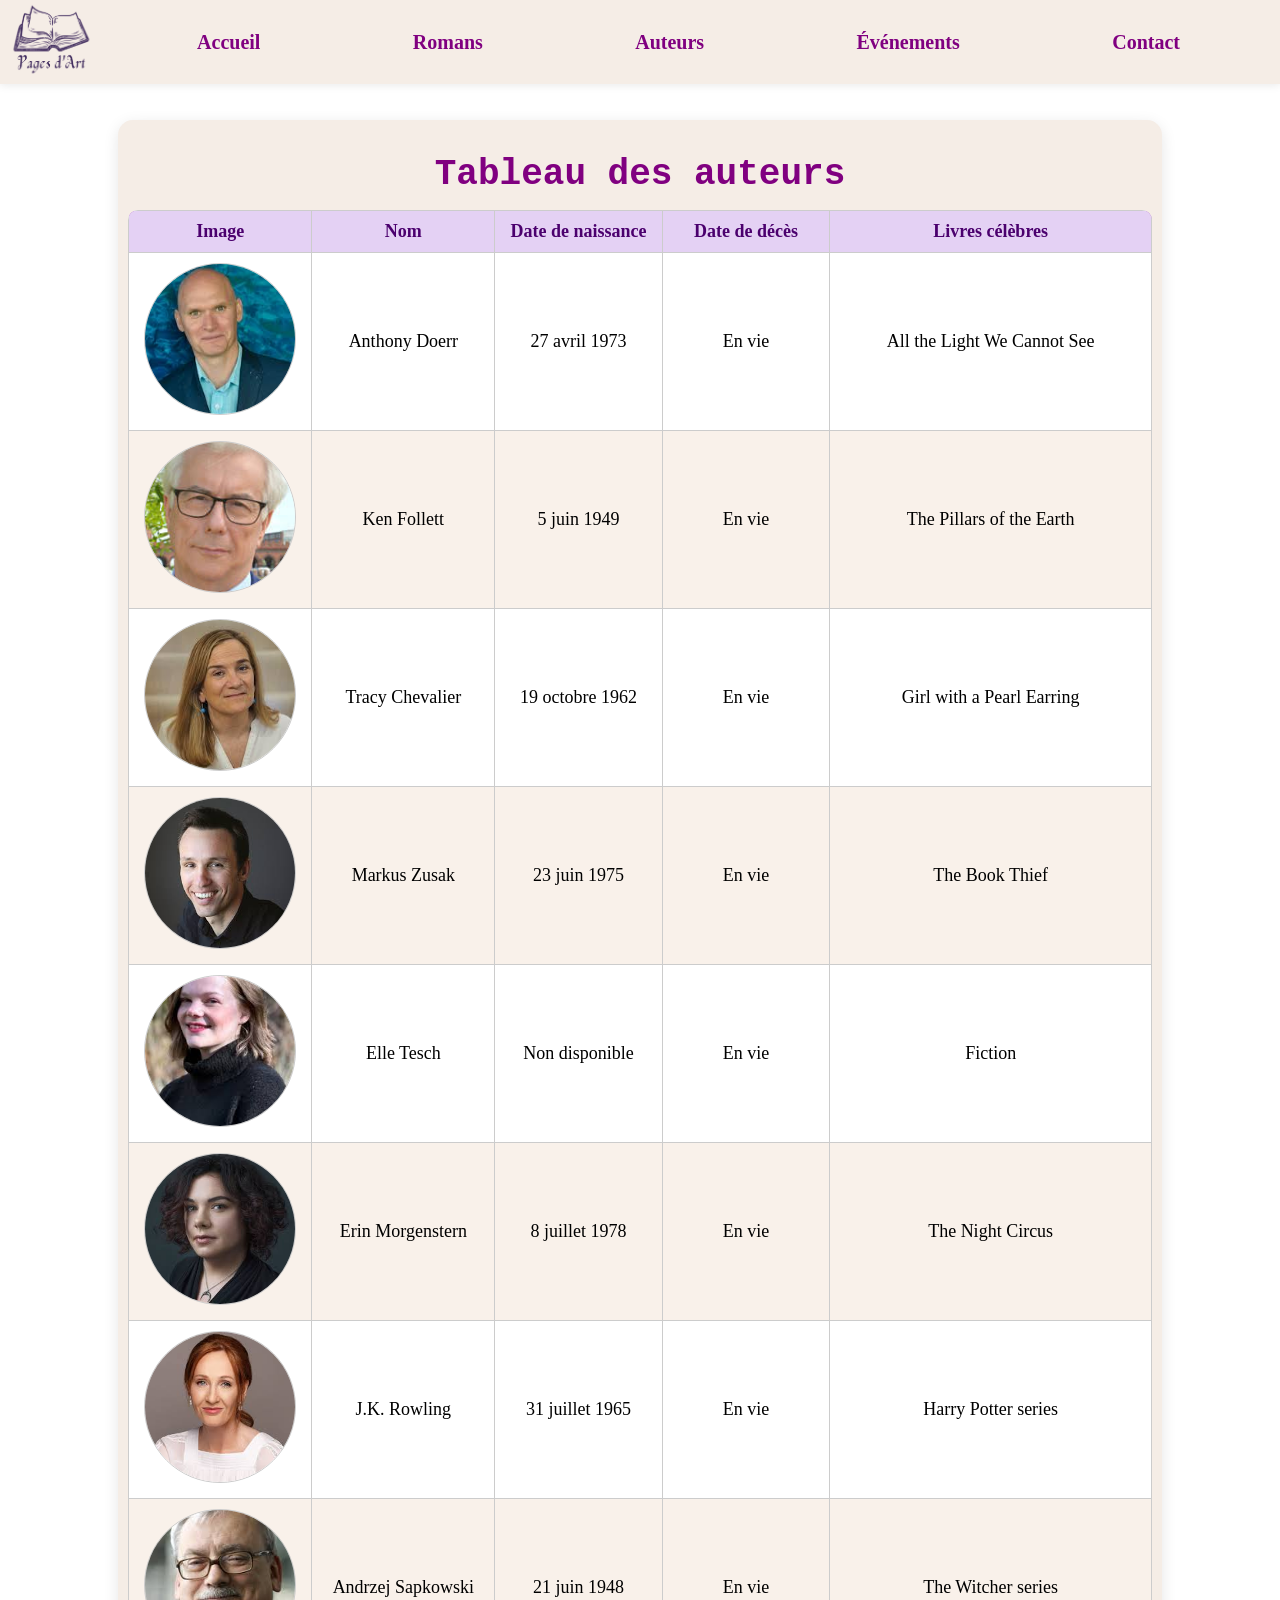
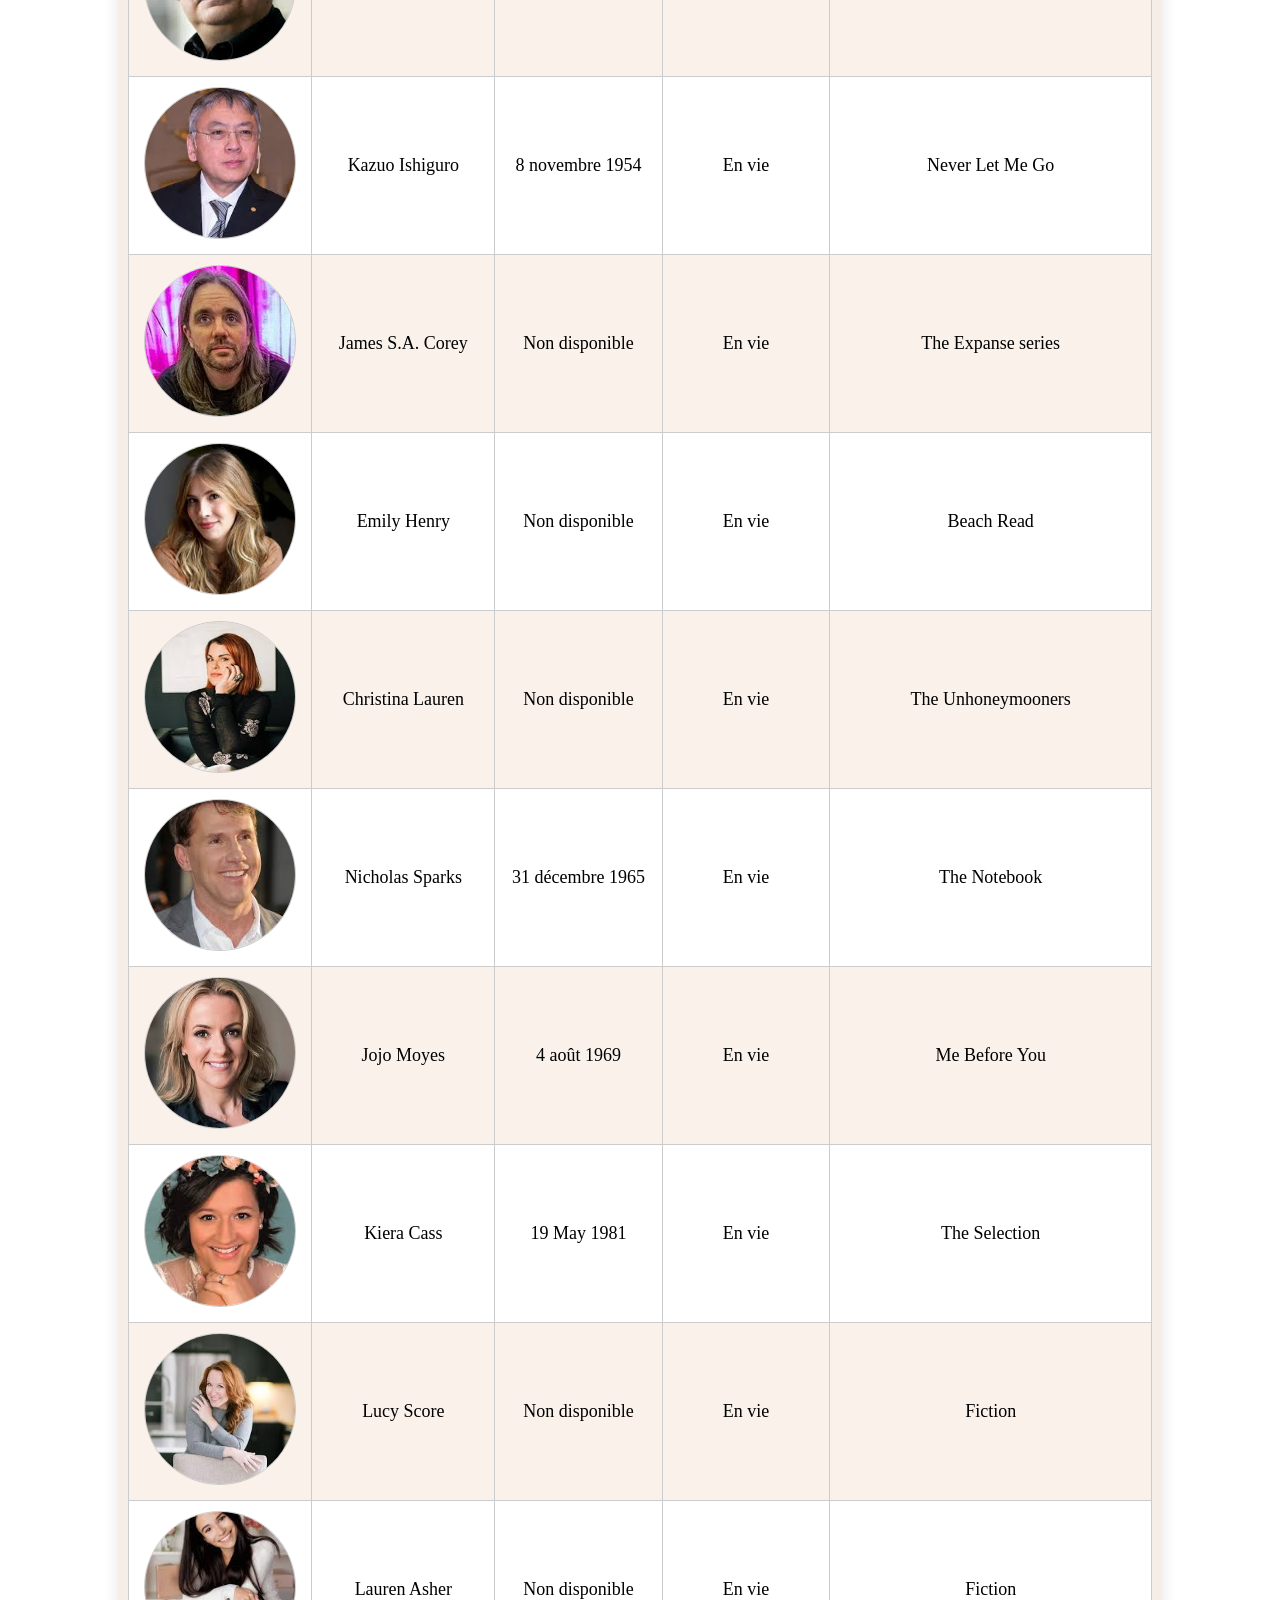
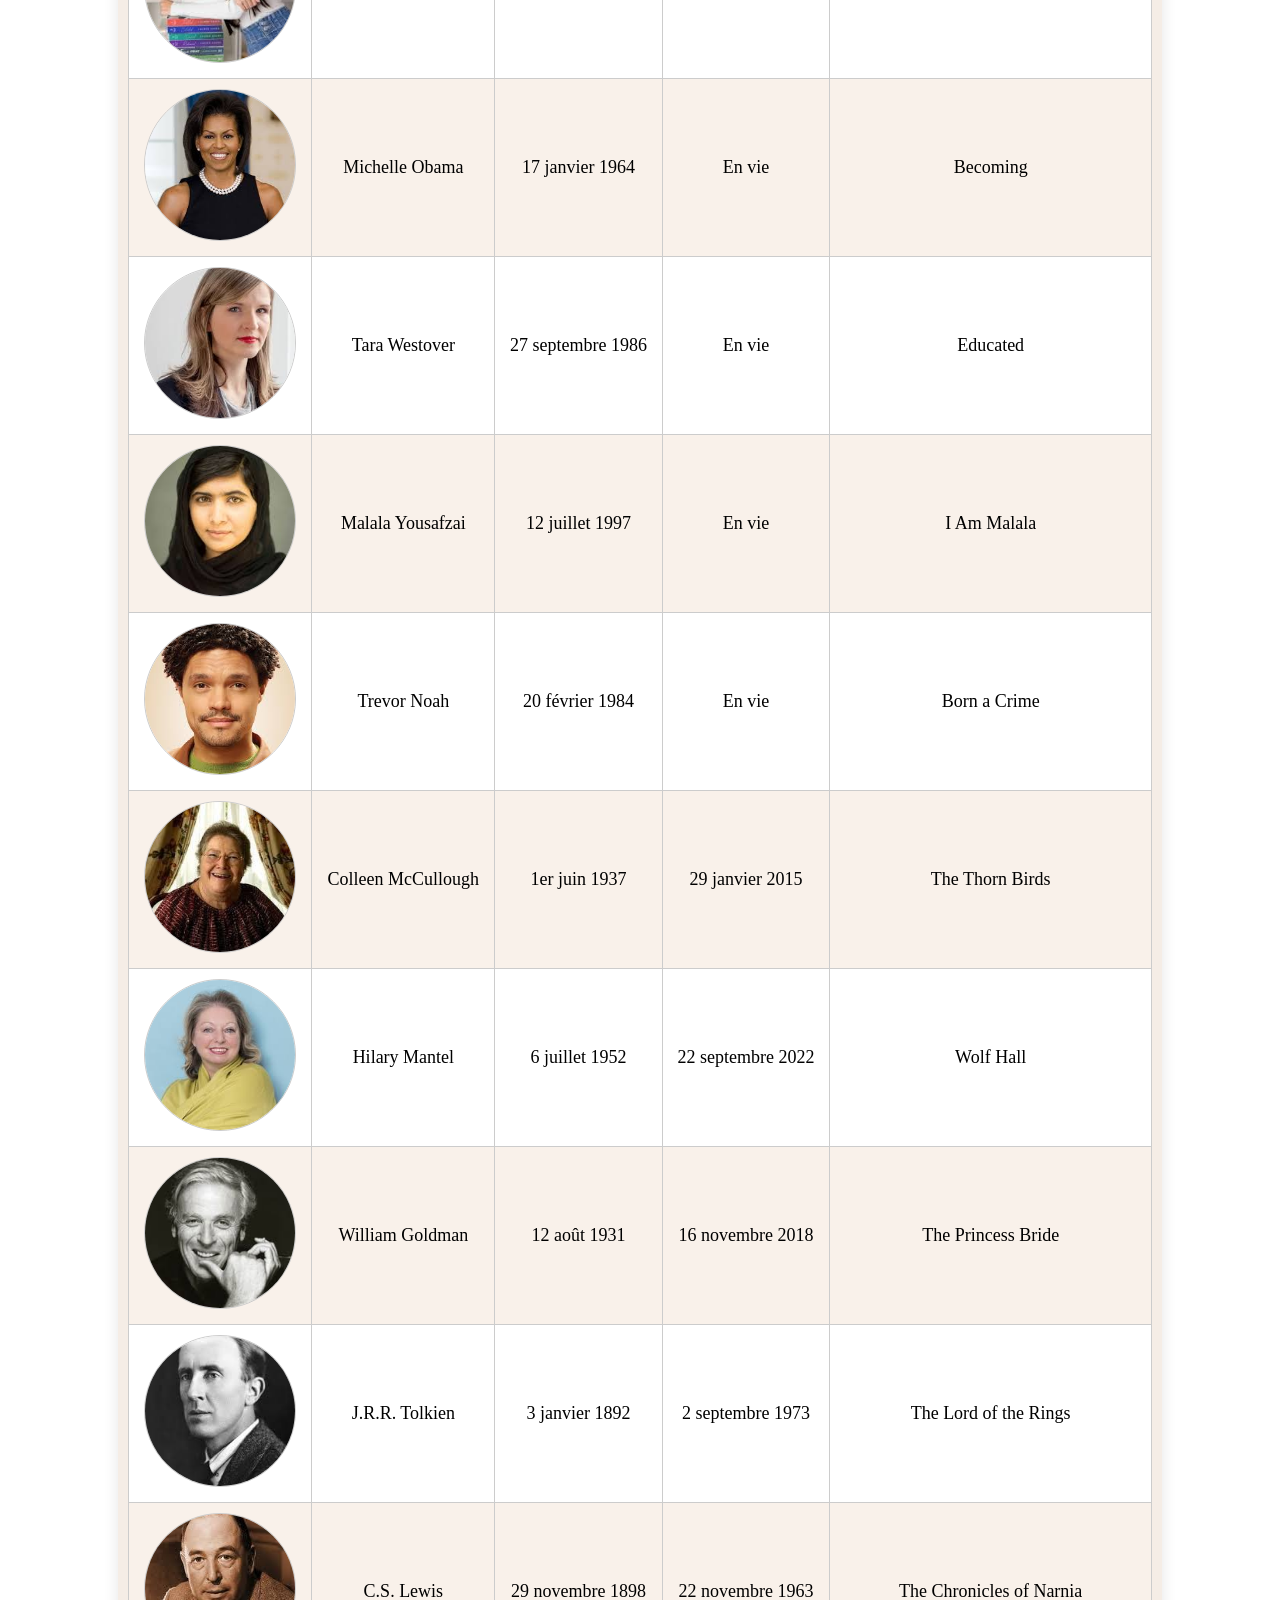
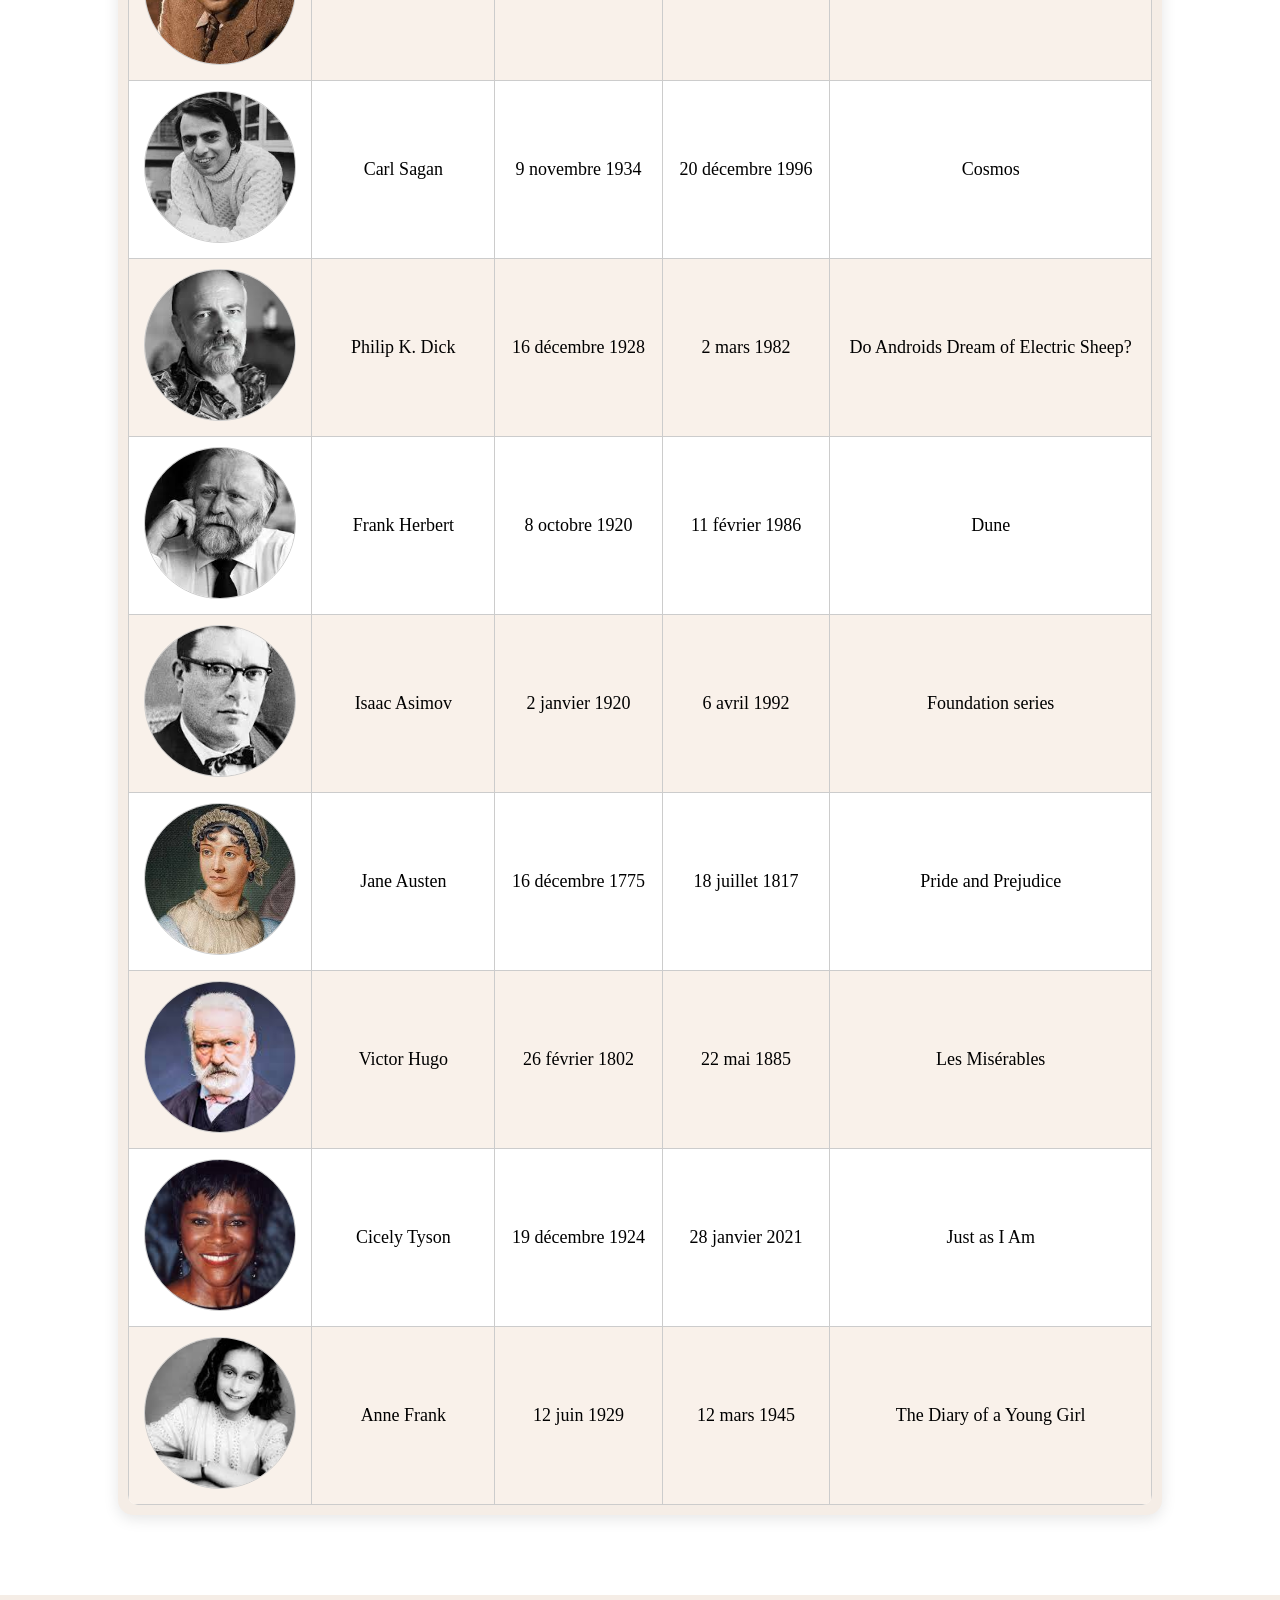
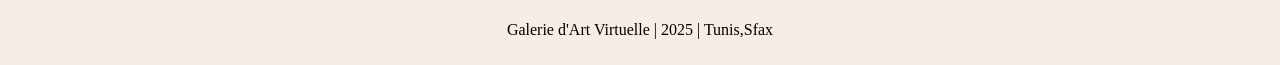
<file: auteurs.html>
<!DOCTYPE html>
<html lang="fr">
<head>
    <meta charset="UTF-8">
    <meta name="viewport" content="width=device-width, initial-scale=1.0">
    <title>Des Auteurs</title>
    <link rel="stylesheet" type="text/css" href="style.css">
</head>

<body>
<header>
<nav>
    <div class="logo-contact">
		<a href="index.html"><img src="figures/logo.png" alt="Logo" id="logoimage"></a>
	</div>
	<button class="hamburger-btn" onclick="document.querySelector('.menu').classList.toggle('open')" aria-label="Menu">
        <span></span>
        <span></span>
        <span></span>
    </button>
    <div class="menu">
        <a href="index.html">Accueil</a>
        <div class="type">
            <span class="romans"><a href="roman.html">Romans</a></span>
            <div class="roman">
                <h3><a href="fantasy.html">Fantasy</a></h3>
                <h3><a href="historique.html">Historique</a></h3>
                <h3><a href="science.html">Science-Fiction</a></h3>
                <h3><a href="romance.html">Romantique</a></h3>
                <h3><a href="autobiographie.html">Autobiographique</a></h3>
                <h3><a href="fr.html">Français</a></h3>
            </div>
        </div>
        <a href="auteurs.html">Auteurs</a>
        <a href="even.html">Événements</a>
        <a href="contact.html">Contact</a>
    </div>
</nav>
</header>
<main>

<div class="auteurs">

<table>
<h1>Tableau des auteurs</h1>
    <thead>
        <tr>
            <th>Image</th>
            <th>Nom</th>
            <th>Date de naissance</th>
            <th>Date de décès</th>
            <th>Livres célèbres</th>
        </tr>
    </thead>
    <tbody>

        <tr>
            <td><img src="figures/Anthony Doerr.jpeg" alt="Anthony Doerr"></td>
            <td>Anthony Doerr</td>
            <td>27 avril 1973</td>
            <td>En vie</td>
            <td>All the Light We Cannot See</td>
        </tr>
        <tr>
            <td><img src="figures/Ken Follett.jpeg" alt="Ken Follett"></td>
            <td>Ken Follett</td>
            <td>5 juin 1949</td>
            <td>En vie</td>
            <td>The Pillars of the Earth</td>
        </tr>
        <tr>
            <td><img src="figures/Tracy Chevalier.jpeg" alt="Tracy Chevalier"></td>
            <td>Tracy Chevalier</td>
            <td>19 octobre 1962</td>
            <td>En vie</td>
            <td>Girl with a Pearl Earring</td>
        </tr>
        <tr>
            <td><img src="figures/Markus Zusak.jpeg" alt="Markus Zusak"></td>
            <td>Markus Zusak</td>
            <td>23 juin 1975</td>
            <td>En vie</td>
            <td>The Book Thief</td>
        </tr>
        <tr>
            <td><img src="figures/Elle Tesch.jpeg" alt="Elle Tesch"></td>
            <td>Elle Tesch</td>
            <td>Non disponible</td>
            <td>En vie</td>
            <td>Fiction</td>
        </tr>
        <tr>
            <td><img src="figures/Erin Morgenstern.jpeg" alt="Erin Morgenstern"></td>
            <td>Erin Morgenstern</td>
            <td>8 juillet 1978</td>
            <td>En vie</td>
            <td>The Night Circus</td>
        </tr>
        <tr>
            <td><img src="figures/J.K. Rowling.jpeg" alt="J.K. Rowling"></td>
            <td>J.K. Rowling</td>
            <td>31 juillet 1965</td>
            <td>En vie</td>
            <td>Harry Potter series</td>
        </tr>
        <tr>
            <td><img src="figures/Andrzej Sapkowski.jpeg" alt="Andrzej Sapkowski"></td>
            <td>Andrzej Sapkowski</td>
            <td>21 juin 1948</td>
            <td>En vie</td>
            <td>The Witcher series</td>
        </tr>
        <tr>
            <td><img src="figures/Kazuo Ishiguro.jpeg" alt="Kazuo Ishiguro"></td>
            <td>Kazuo Ishiguro</td>
            <td>8 novembre 1954</td>
            <td>En vie</td>
            <td>Never Let Me Go</td>
        </tr>
        <tr>
            <td><img src="figures/James S.A. Corey.jpeg" alt="James S.A. Corey"></td>
            <td>James S.A. Corey</td>
            <td>Non disponible</td>
            <td>En vie</td>
            <td>The Expanse series</td>
        </tr>
        <tr>
            <td><img src="figures/Emily Henry.jpeg" alt="Emily Henry"></td>
            <td>Emily Henry</td>
            <td>Non disponible</td>
            <td>En vie</td>
            <td>Beach Read</td>
        </tr>
        <tr>
            <td><img src="figures/Christina Lauren.jpeg" alt="Christina Lauren"></td>
            <td>Christina Lauren</td>
            <td>Non disponible</td>
            <td>En vie</td>
            <td>The Unhoneymooners</td>
        </tr>
        <tr>
            <td><img src="figures/Nicholas Sparks.jpeg" alt="Nicholas Sparks"></td>
            <td>Nicholas Sparks</td>
            <td>31 décembre 1965</td>
            <td>En vie</td>
            <td>The Notebook</td>
        </tr>
        <tr>
            <td><img src="figures/Jojo Moyes.jpeg" alt="Jojo Moyes"></td>
            <td>Jojo Moyes</td>
            <td>4 août 1969</td>
            <td>En vie</td>
            <td>Me Before You</td>
        </tr>
        <tr>
            <td><img src="figures/Kiera Cass.jpeg" alt="Kiera Cass"></td>
            <td>Kiera Cass</td>
            <td>19 May 1981</td>
            <td>En vie</td>
            <td>The Selection</td>
        </tr>
        <tr>
            <td><img src="figures/Lucy Score.jpeg" alt="Lucy Score"></td>
            <td>Lucy Score</td>
            <td>Non disponible</td>
            <td>En vie</td>
            <td>Fiction</td>
        </tr>
        <tr>
            <td><img src="figures/Lauren Asher.jpeg" alt="Lauren Asher"></td>
            <td>Lauren Asher</td>
            <td>Non disponible</td>
            <td>En vie</td>
            <td>Fiction</td>
        </tr>
        <tr>
            <td><img src="figures/Michelle Obama.jpeg" alt="Michelle Obama"></td>
            <td>Michelle Obama</td>
            <td>17 janvier 1964</td>
            <td>En vie</td>
            <td>Becoming</td>
        </tr>
        <tr>
            <td><img src="figures/Tara Westover.jpeg" alt="Tara Westover"></td>
            <td>Tara Westover</td>
            <td>27 septembre 1986</td>
            <td>En vie</td>
            <td>Educated</td>
        </tr>
        <tr>
            <td><img src="figures/Malala Yousafzai.jpeg" alt="Malala Yousafzai"></td>
            <td>Malala Yousafzai</td>
            <td>12 juillet 1997</td>
            <td>En vie</td>
            <td>I Am Malala</td>
        </tr>
        <tr>
            <td><img src="figures/Trevor Noah.jpeg" alt="Trevor Noah"></td>
            <td>Trevor Noah</td>
            <td>20 février 1984</td>
            <td>En vie</td>
            <td>Born a Crime</td>
        </tr>
        

        <tr>
            <td><img src="figures/Colleen McCullough.jpeg" alt="Colleen McCullough"></td>
            <td>Colleen McCullough</td>
            <td>1er juin 1937</td>
            <td>29 janvier 2015</td>
            <td>The Thorn Birds</td>
        </tr>
        <tr>
            <td><img src="figures/Hilary Mantel.jpeg" alt="Hilary Mantel"></td>
            <td>Hilary Mantel</td>
            <td>6 juillet 1952</td>
            <td>22 septembre 2022</td>
            <td>Wolf Hall</td>
        </tr>
        <tr>
            <td><img src="figures/William Goldman.jpeg" alt="William Goldman"></td>
            <td>William Goldman</td>
            <td>12 août 1931</td>
            <td>16 novembre 2018</td>
            <td>The Princess Bride</td>
        </tr>
        <tr>
            <td><img src="figures/J.R.R. Tolkien.jpeg" alt="J.R.R. Tolkien"></td>
            <td>J.R.R. Tolkien</td>
            <td>3 janvier 1892</td>
            <td>2 septembre 1973</td>
            <td>The Lord of the Rings</td>
        </tr>
        <tr>
            <td><img src="figures/C.S. Lewis.jpeg" alt="C.S. Lewis"></td>
            <td>C.S. Lewis</td>
            <td>29 novembre 1898</td>
            <td>22 novembre 1963</td>
            <td>The Chronicles of Narnia</td>
        </tr>
        <tr>
            <td><img src="figures/Carl Sagan.jpeg" alt="Carl Sagan"></td>
            <td>Carl Sagan</td>
            <td>9 novembre 1934</td>
            <td>20 décembre 1996</td>
            <td>Cosmos</td>
        </tr>
        <tr>
            <td><img src="figures/Philip K. Dick.jpeg" alt="Philip K. Dick"></td>
            <td>Philip K. Dick</td>
            <td>16 décembre 1928</td>
            <td>2 mars 1982</td>
            <td>Do Androids Dream of Electric Sheep?</td>
        </tr>
        <tr>
            <td><img src="figures/Frank Herbert.jpeg" alt="Frank Herbert"></td>
            <td>Frank Herbert</td>
            <td>8 octobre 1920</td>
            <td>11 février 1986</td>
            <td>Dune</td>
        </tr>
        <tr>
            <td><img src="figures/Isaac Asimov.jpeg" alt="Isaac Asimov"></td>
            <td>Isaac Asimov</td>
            <td>2 janvier 1920</td>
            <td>6 avril 1992</td>
            <td>Foundation series</td>
        </tr>
        <tr>
            <td><img src="figures/Jane Austen.jpeg" alt="Jane Austen"></td>
            <td>Jane Austen</td>
            <td>16 décembre 1775</td>
            <td>18 juillet 1817</td>
            <td>Pride and Prejudice</td>
        </tr>
        <tr>
            <td><img src="figures/Victor Hugo.jpeg" alt="Victor Hugo"></td>
            <td>Victor Hugo</td>
            <td>26 février 1802</td>
            <td>22 mai 1885</td>
            <td>Les Misérables</td>
        </tr>
        <tr>
            <td><img src="figures/Cicely Tyson.jpeg" alt="Cicely Tyson"></td>
            <td>Cicely Tyson</td>
            <td>19 décembre 1924</td>
            <td>28 janvier 2021</td>
            <td>Just as I Am</td>
        </tr>
        <tr>
            <td><img src="figures/Anne Frank.jpeg" alt="Anne Frank"></td>
            <td>Anne Frank</td>
            <td>12 juin 1929</td>
            <td>12 mars 1945</td>
            <td>The Diary of a Young Girl</td>
        </tr>
    </tbody>
</table>
</div>

</main>
<footer>
        <p>Galerie d'Art Virtuelle | 2025 | Tunis,Sfax </p>
</footer>
</body>

</html>
</file>
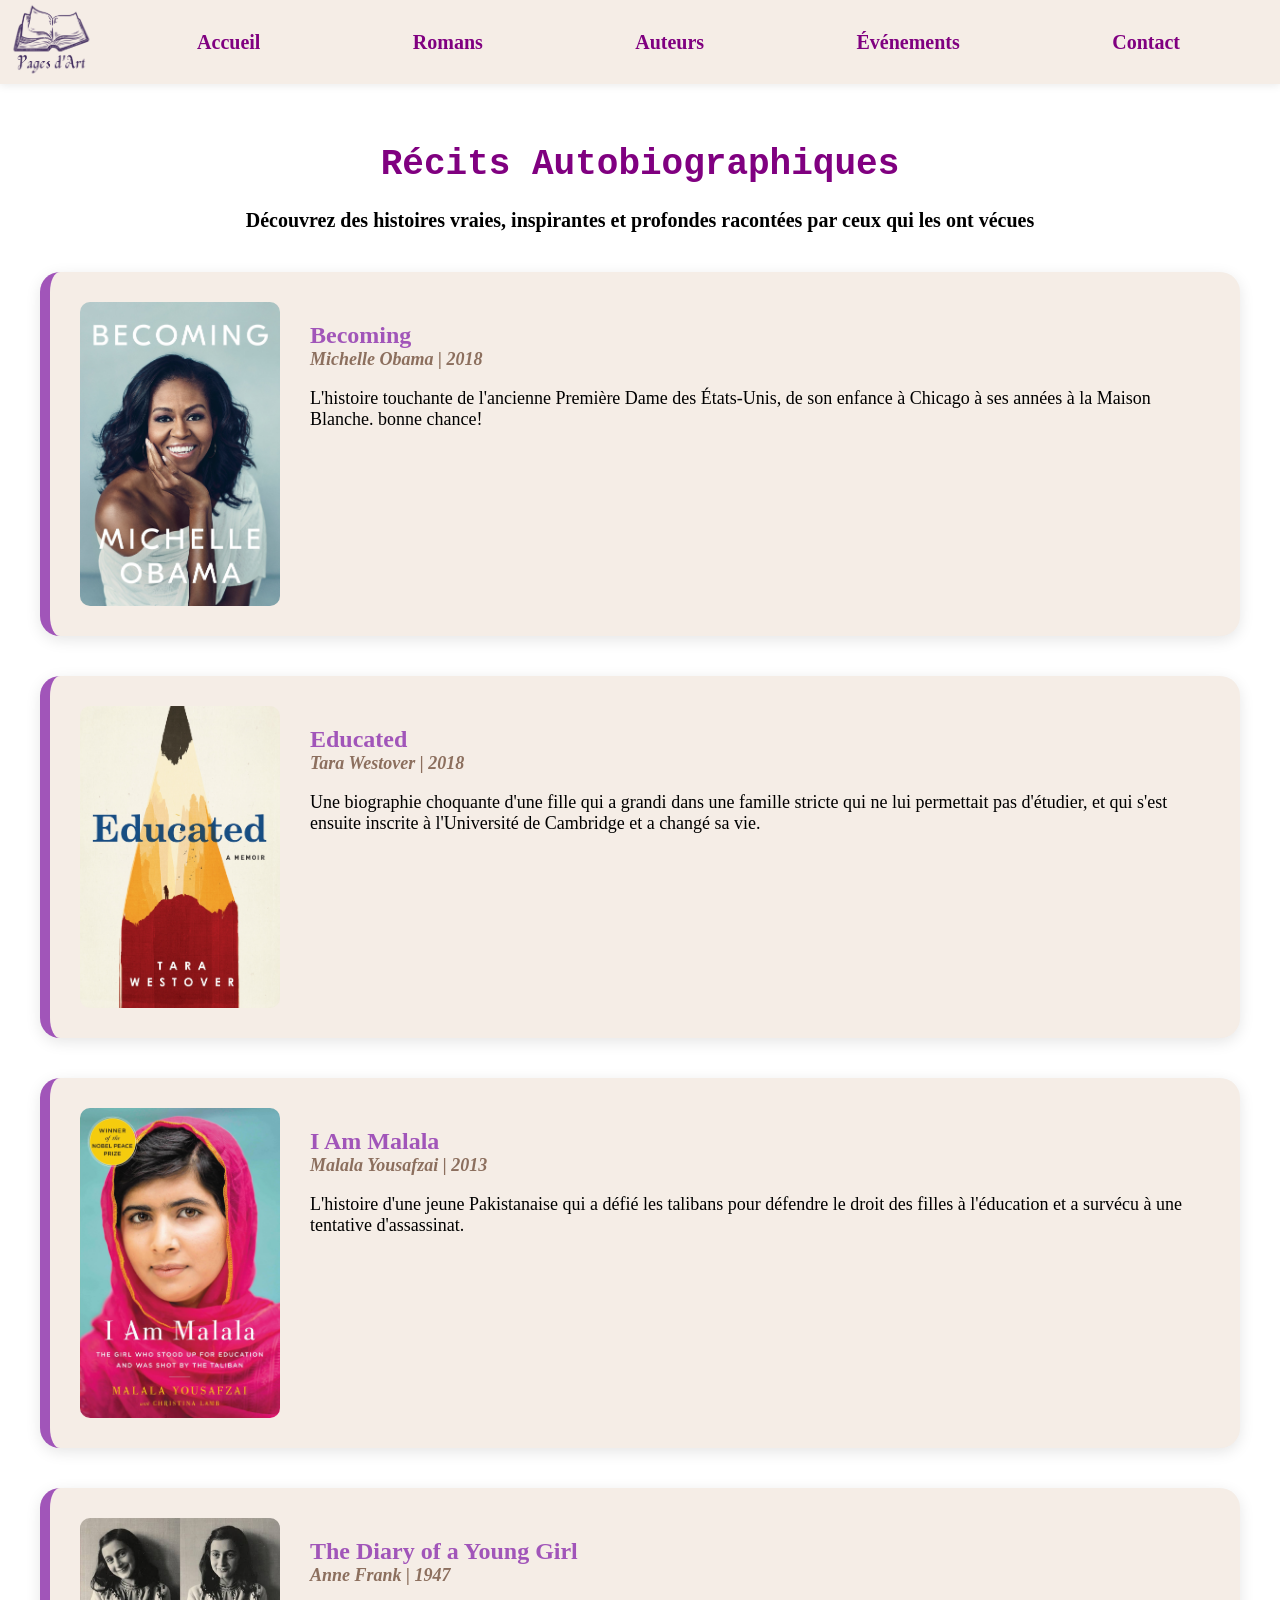
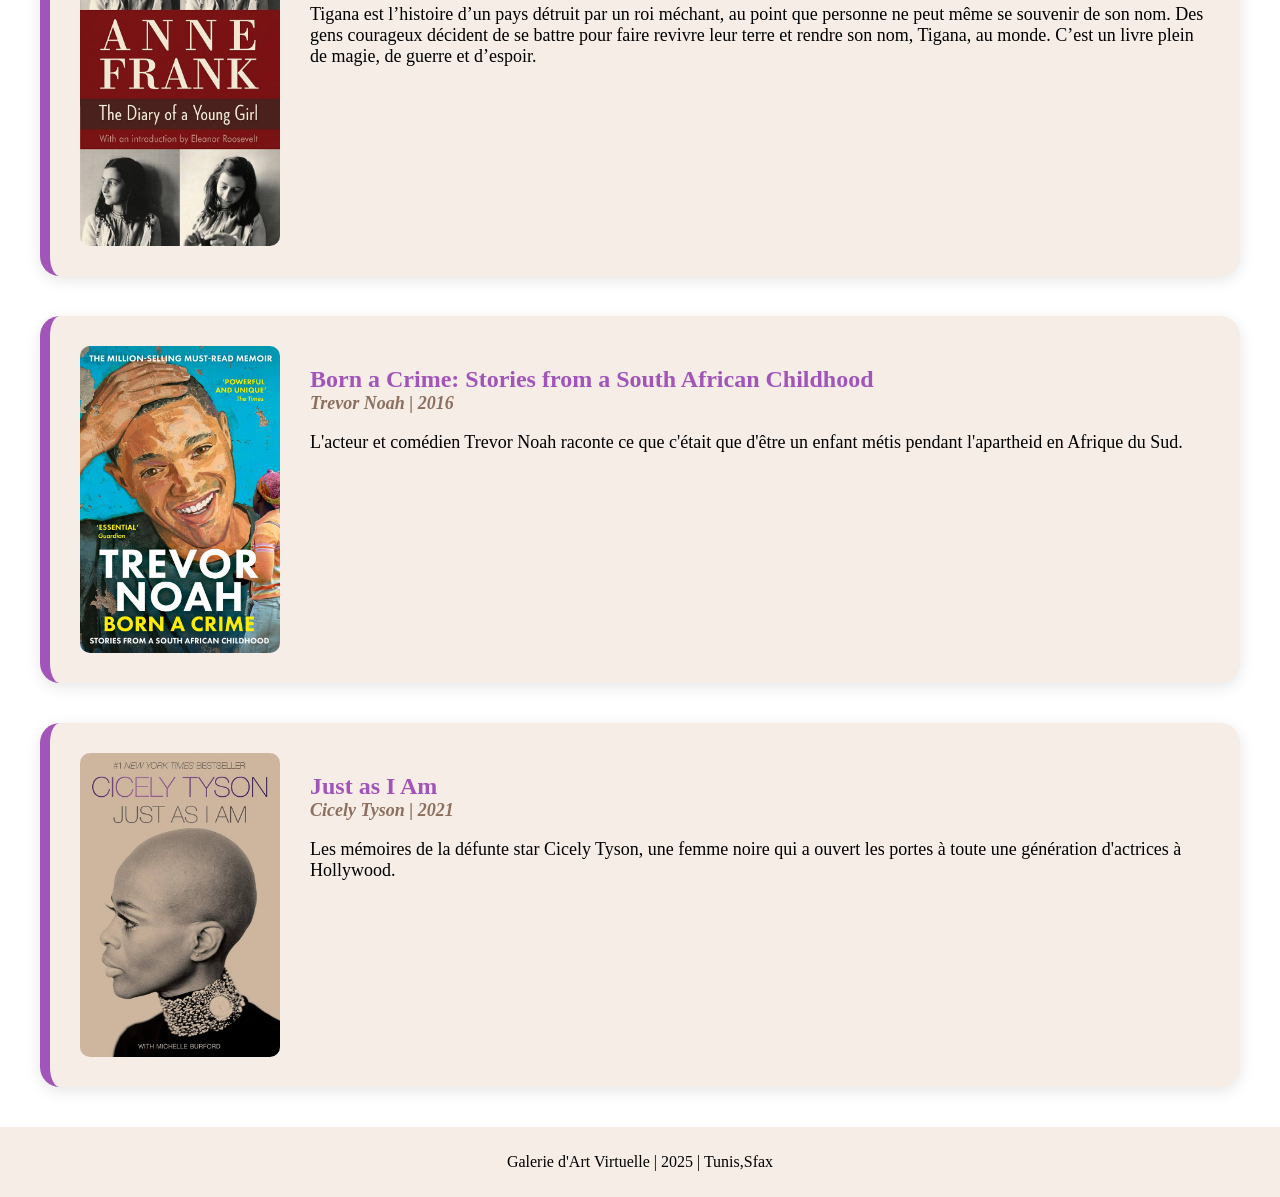
<file: autobiographie.html>
<!DOCTYPE html>
<html lang="fr">
<head>
    <meta charset="UTF-8">
    <meta name="viewport" content="width=device-width, initial-scale=1.0">
    <title>Roman Autobiographique</title>
    <link rel="stylesheet" type="text/css" href="style.css">

</head>
 

<body>
<header>
<nav>
    <div class="logo-contact">
		<a href="index.html"><img src="figures/logo.png" alt="Logo" id="logoimage"></a>
	</div>
	<button class="hamburger-btn" onclick="document.querySelector('.menu').classList.toggle('open')" aria-label="Menu">
        <span></span>
        <span></span>
        <span></span>
    </button>
    <div class="menu">
        <a href="index.html">Accueil</a>
	<div class="type">
    		<span class="romans"><a href="roman.html">Romans</a></span>
    		<div class="roman">
		<h3><a href="fantasy.html">Fantasy</a></h3>
        	<h3><a href="historique.html">Historique</a></h3>
        	<h3><a href="science.html">Science-Fiction</a></h3>
        	<h3><a href="romance.html">Romantique</a></h3>
        	<h3><a href="autobiographie.html">Autobiographique</a></h3>
		<h3><a href="fr.html">Français</a>
		</div>
	</div>
	<a href="auteurs.html">Auteurs</a>
        <a href="even.html">Événements</a>
        <a href="contact.html">Contact</a>
    </div>
</nav>
</header>
<main>

<div class="head">
	<h1 class="special-text" >Récits Autobiographiques</h1>
	<p class="text">Découvrez des histoires vraies, inspirantes et profondes racontées par ceux qui les ont vécues</p>
</div>	

<section class="book">
    <img src="figures/becoming.jpg" alt="Becoming">
    <div class="info">
        <h2>Becoming</h2>
        <div class="text"> Michelle Obama | 2018</div>
        <p>L'histoire touchante de l'ancienne Première Dame des États-Unis, de son enfance à Chicago à ses années à la Maison Blanche. bonne chance!</p>
    </div>
</section>



<section class="book">
    <img src="figures/educated.jpg" alt="Educated">
    <div class="info">
        <h2>Educated</h2>
        <div class="text"> Tara Westover | 2018</div>
        <p>Une biographie choquante d'une fille qui a grandi dans une famille stricte qui ne lui permettait pas d'étudier, et qui s'est ensuite inscrite à l'Université de Cambridge et a 	changé sa vie.</p>
    </div>
</section>

<section class="book">
    <img src="figures/malala.jpg" alt="I Am Malala">
    <div class="info">
        <h2>I Am Malala</h2>
        <div class="text">Malala Yousafzai | 2013</div>
        <p>L'histoire d'une jeune Pakistanaise qui a défié les talibans pour défendre le droit des filles à l'éducation et a survécu à une tentative d'assassinat.</p>
    </div>
</section>

<section class="book">
    <img src="figures/diary.jpg" alt="The Diary of a Young Girl">
    <div class="info">
        <h2>The Diary of a Young Girl</h2>
        <div class="text">Anne Frank | 1947</div>
        <p>Tigana est l’histoire d’un pays détruit par un roi méchant, au point que personne ne peut même se souvenir de son nom. Des gens courageux décident de se battre pour faire 		revivre leur terre et rendre son nom, Tigana, au monde. C’est un livre plein de magie, de guerre et d’espoir.</p>
    </div>
</section>




<section class="book">
    <img src="figures/crime.jpg" alt="Born a Crime">
    <div class="info">
        <h2>Born a Crime: Stories from a South African Childhood</h2>
        <div class="text">Trevor Noah | 2016</div>
        <p>L'acteur et comédien Trevor Noah raconte ce que c'était que d'être un enfant métis pendant l'apartheid en Afrique du Sud.</p>
    </div>
</section>

<section class="book">
    <img src="figures/iam.jpg" alt="Just as I Am">
    <div class="info">
        <h2>Just as I Am</h2>
        <div class="text">Cicely Tyson | 2021</div>
        <p>Les mémoires de la défunte star Cicely Tyson, une femme noire qui a ouvert les portes à toute une génération d'actrices à Hollywood.</p>
    </div>
</section>

</main>
<footer>
        <p>Galerie d'Art Virtuelle | 2025 | Tunis,Sfax </p>
</footer>
</body>
</html>
</file>
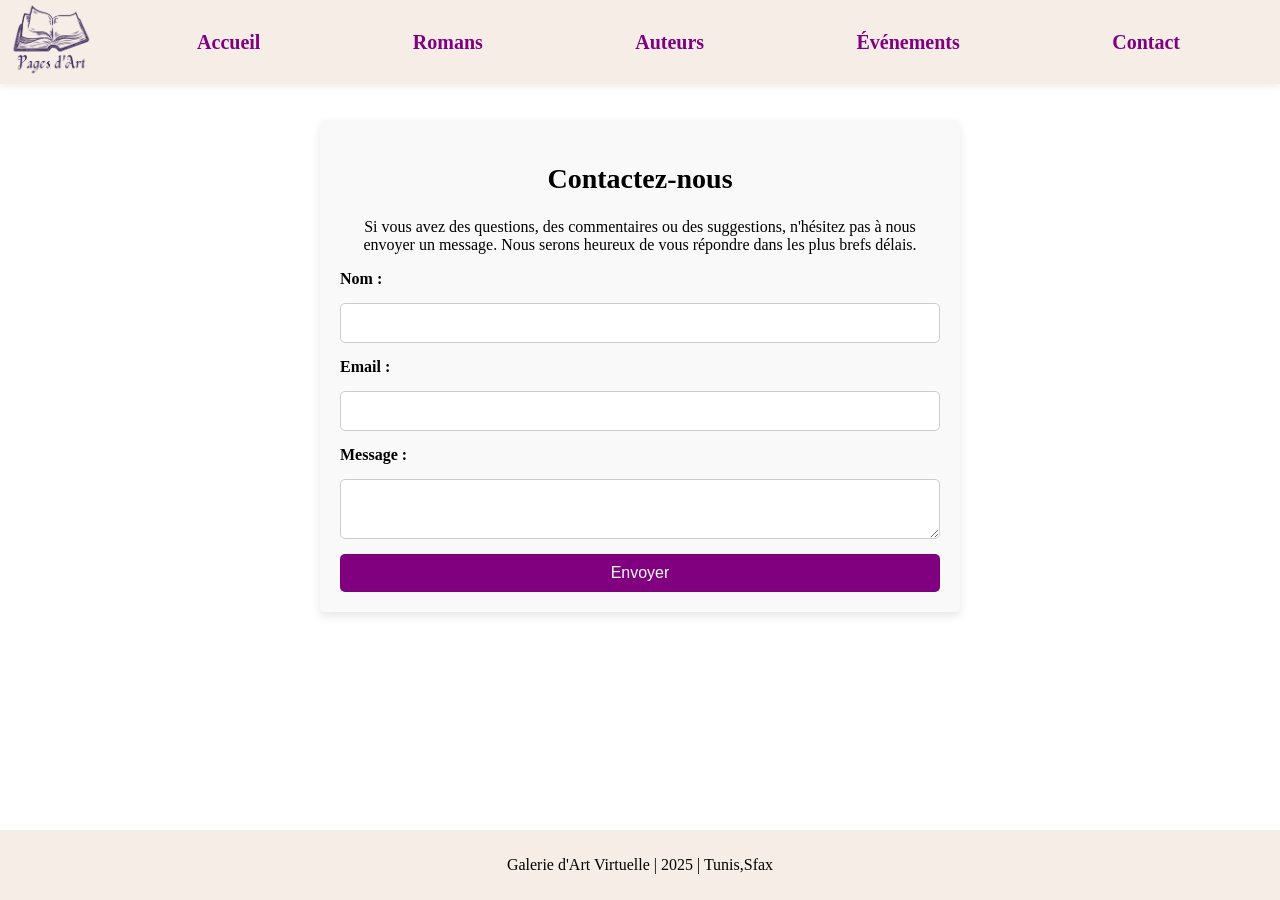
<file: contact.html>
<!DOCTYPE html>
<html lang="fr">
<head>
    <meta charset="UTF-8">
    <meta name="viewport" content="width=device-width, initial-scale=1.0">
    <title>Contactez Nous</title>
    <link rel="stylesheet" type="text/css" href="style.css">

</head>
 
<body>
<header>
<nav>
	<div class="logo-contact">
		<a href="index.html"><img src="figures/logo.png" alt="Logo" id="logoimage"></a>
	</div>
	<button class="hamburger-btn" onclick="document.querySelector('.menu').classList.toggle('open')" aria-label="Menu">
        <span></span>
        <span></span>
        <span></span>
    </button>
	<div class="menu">
		<a href="index.html">Accueil</a>
		<a href="roman.html">Romans</a>
		<a href="auteurs.html">Auteurs</a>
		<a href="even.html">Événements</a>
        	<a href="contact.html">Contact</a>

	</div>

</nav>
</header>
<main>


<div  class="contact">
		<h2>Contactez-nous</h2>
		<p>Si vous avez des questions, des commentaires ou des suggestions, n'hésitez pas à nous<br> envoyer un message. Nous serons heureux de vous répondre dans les plus brefs 			délais.</p>
    			<form >
        		<label for="nom">Nom :</label>
        		<input type="text" id="nom" name="nom" required>

        		<label for="email">Email :</label>
        		<input type="email" id="email" name="email" required>

        		<label for="message">Message :</label>
        		<textarea id="message" name="message" required></textarea>

        		<button type="submit">Envoyer</button>
    			</form>
</div>



</main>
<footer>

        <p>Galerie d'Art Virtuelle | 2025 | Tunis,Sfax </p>
</footer>

</body>
</html>
</file>
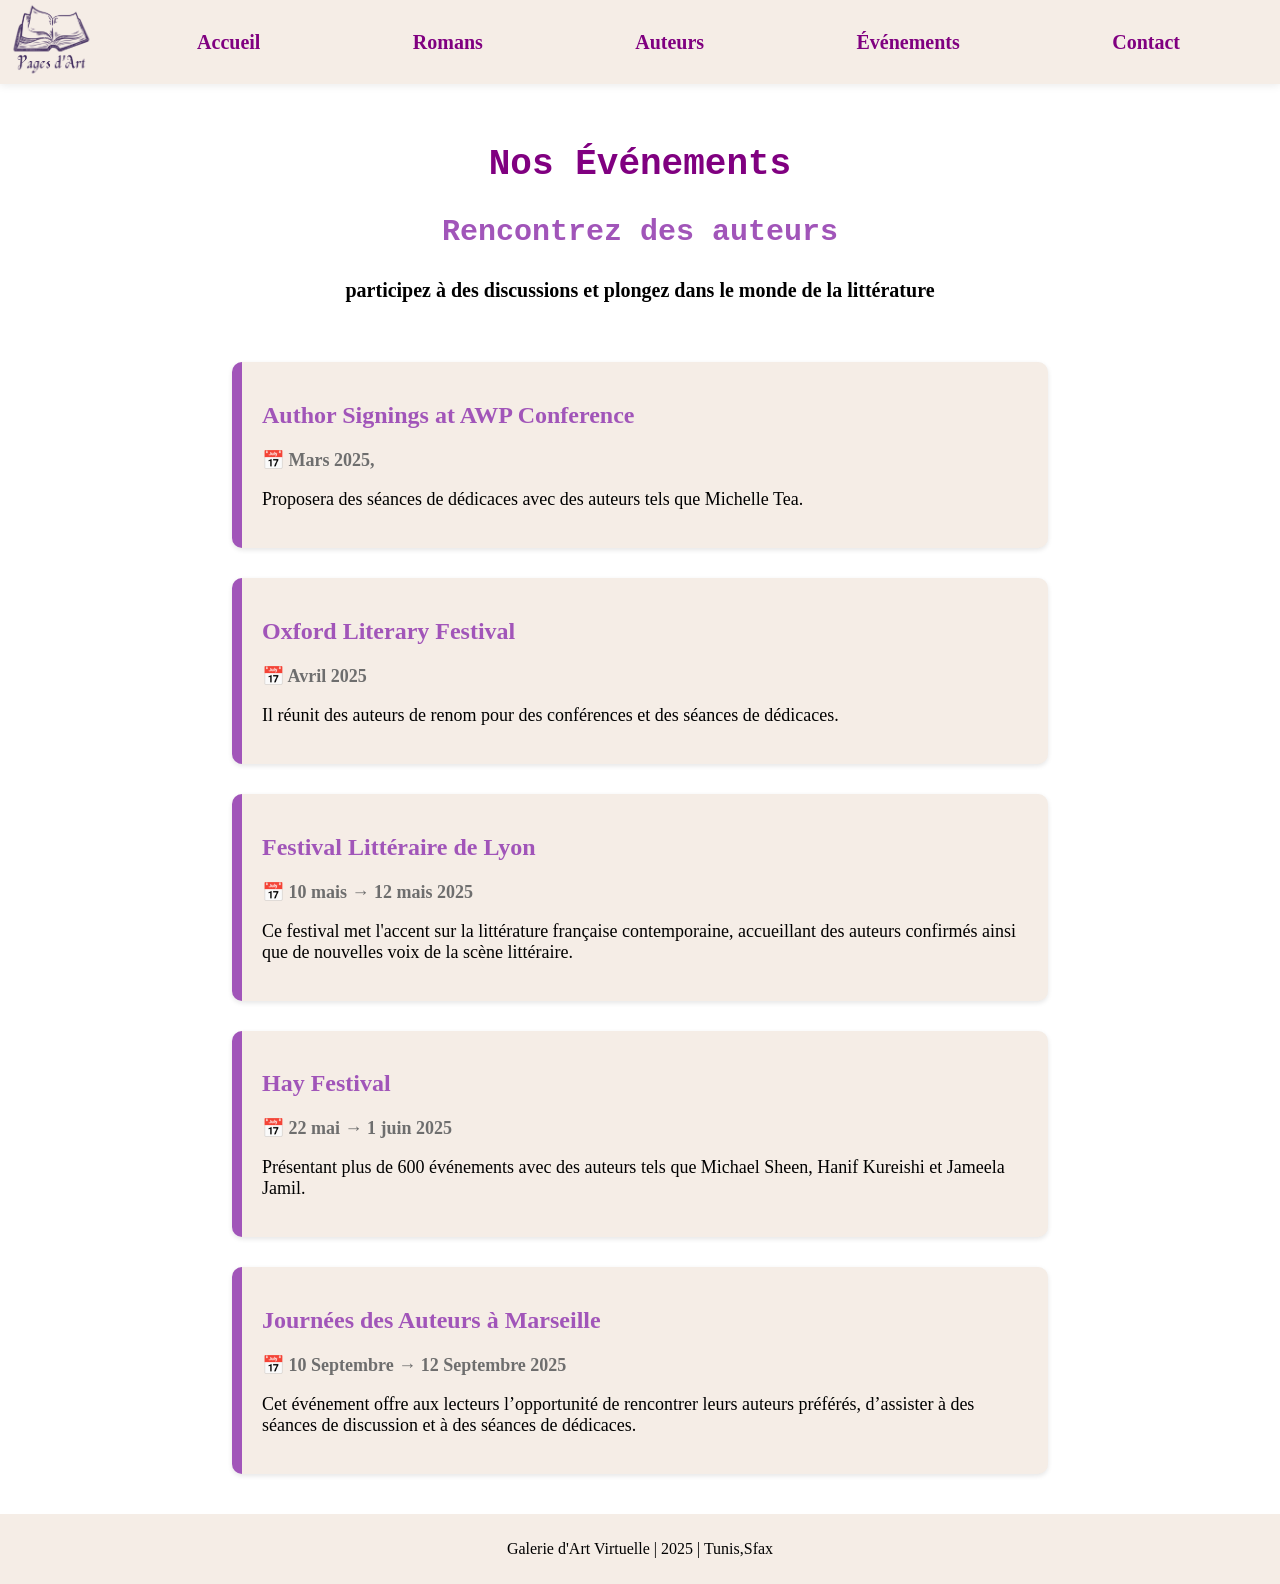
<file: even.html>
<!DOCTYPE html>
<html lang="fr">
<head>
    <meta charset="UTF-8">
    <meta name="viewport" content="width=device-width, initial-scale=1.0">
    <title>Événements Littéraires</title>
    <link rel="stylesheet" type="text/css" href="style.css">
</head>
<body>

<header>
<nav>

    	<div class="logo-contact">
		<a href="index.html"><img src="figures/logo.png" alt="Logo" id="logoimage"></a>
	</div>
	<button class="hamburger-btn" onclick="document.querySelector('.menu').classList.toggle('open')" aria-label="Menu">
        <span></span>
        <span></span>
        <span></span>
    </button>
    	<div class="menu">
        	<a href="index.html">Accueil</a>
        	<a href="roman.html">Romans</a>
		<a href="auteurs.html">Auteurs</a>
        	<a href="even.html">Événements</a>
        	<a href="contact.html">Contact</a>
    	</div>

</nav>
</header>
<main>


<div class="head">
    	<h1 class="special-text">Nos Événements</h1>
    	<p class="title">Rencontrez des auteurs</p>
	<p class="text">participez à des discussions et plongez dans le monde de la littérature</p>
</div>



<section class="event-list">

	 <div class="event-card">
            <h2>Author Signings at AWP Conference</h2>
            <p class="date">📅 Mars 2025,</p>
            <p>Proposera des séances de dédicaces avec des auteurs tels que Michelle Tea.</p>
        </div>

  	<div class="event-card">
            <h2>Oxford Literary Festival</h2>
            <p class="date">📅 Avril 2025</p>
            <p>Il réunit des auteurs de renom pour des conférences et des séances de dédicaces.</p>
        </div>

	<div class="event-card">
            <h2>Festival Littéraire de Lyon</h2>
            <p class="date">📅 10 mais → 12 mais 2025</p>
            <p>Ce festival met l'accent sur la littérature française contemporaine, accueillant des auteurs confirmés ainsi que de nouvelles voix de la scène littéraire. ​</p>
        </div>
       
        <div class="event-card">
            <h2>Hay Festival</h2>
            <p class="date">📅 22 mai  →  1 juin 2025</p>
            <p>Présentant plus de 600 événements avec des auteurs tels que Michael Sheen, Hanif Kureishi et Jameela Jamil.</p>
        </div>

  
	<div class="event-card">
            <h2>Journées des Auteurs à Marseille</h2>
            <p class="date">📅 10 Septembre → 12 Septembre 2025</p>
            <p>Cet événement offre aux lecteurs l’opportunité de rencontrer leurs auteurs préférés, d’assister à des séances de discussion et à des séances de dédicaces. ​</p>
        </div>

</section>





</main>
<footer>
        <p>Galerie d'Art Virtuelle | 2025 | Tunis,Sfax </p>
</footer>
</body>
</html>
</file>
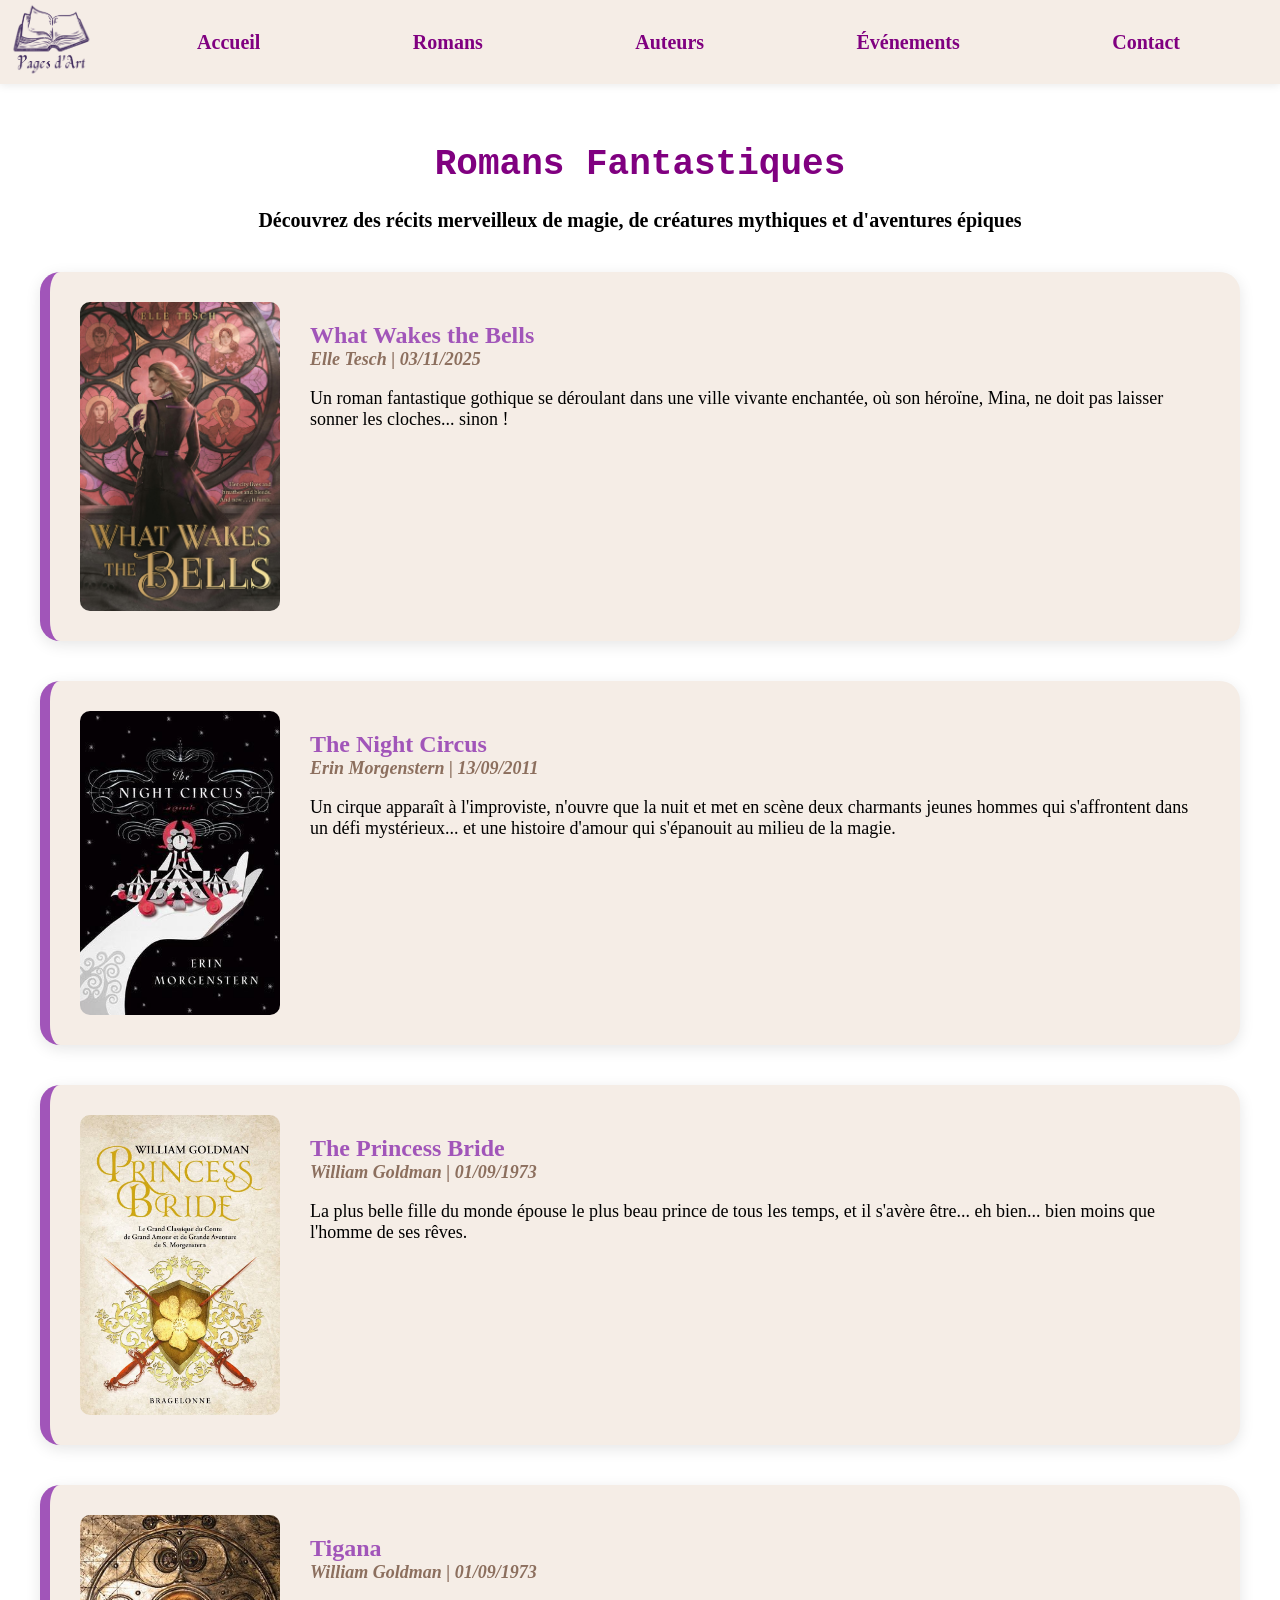
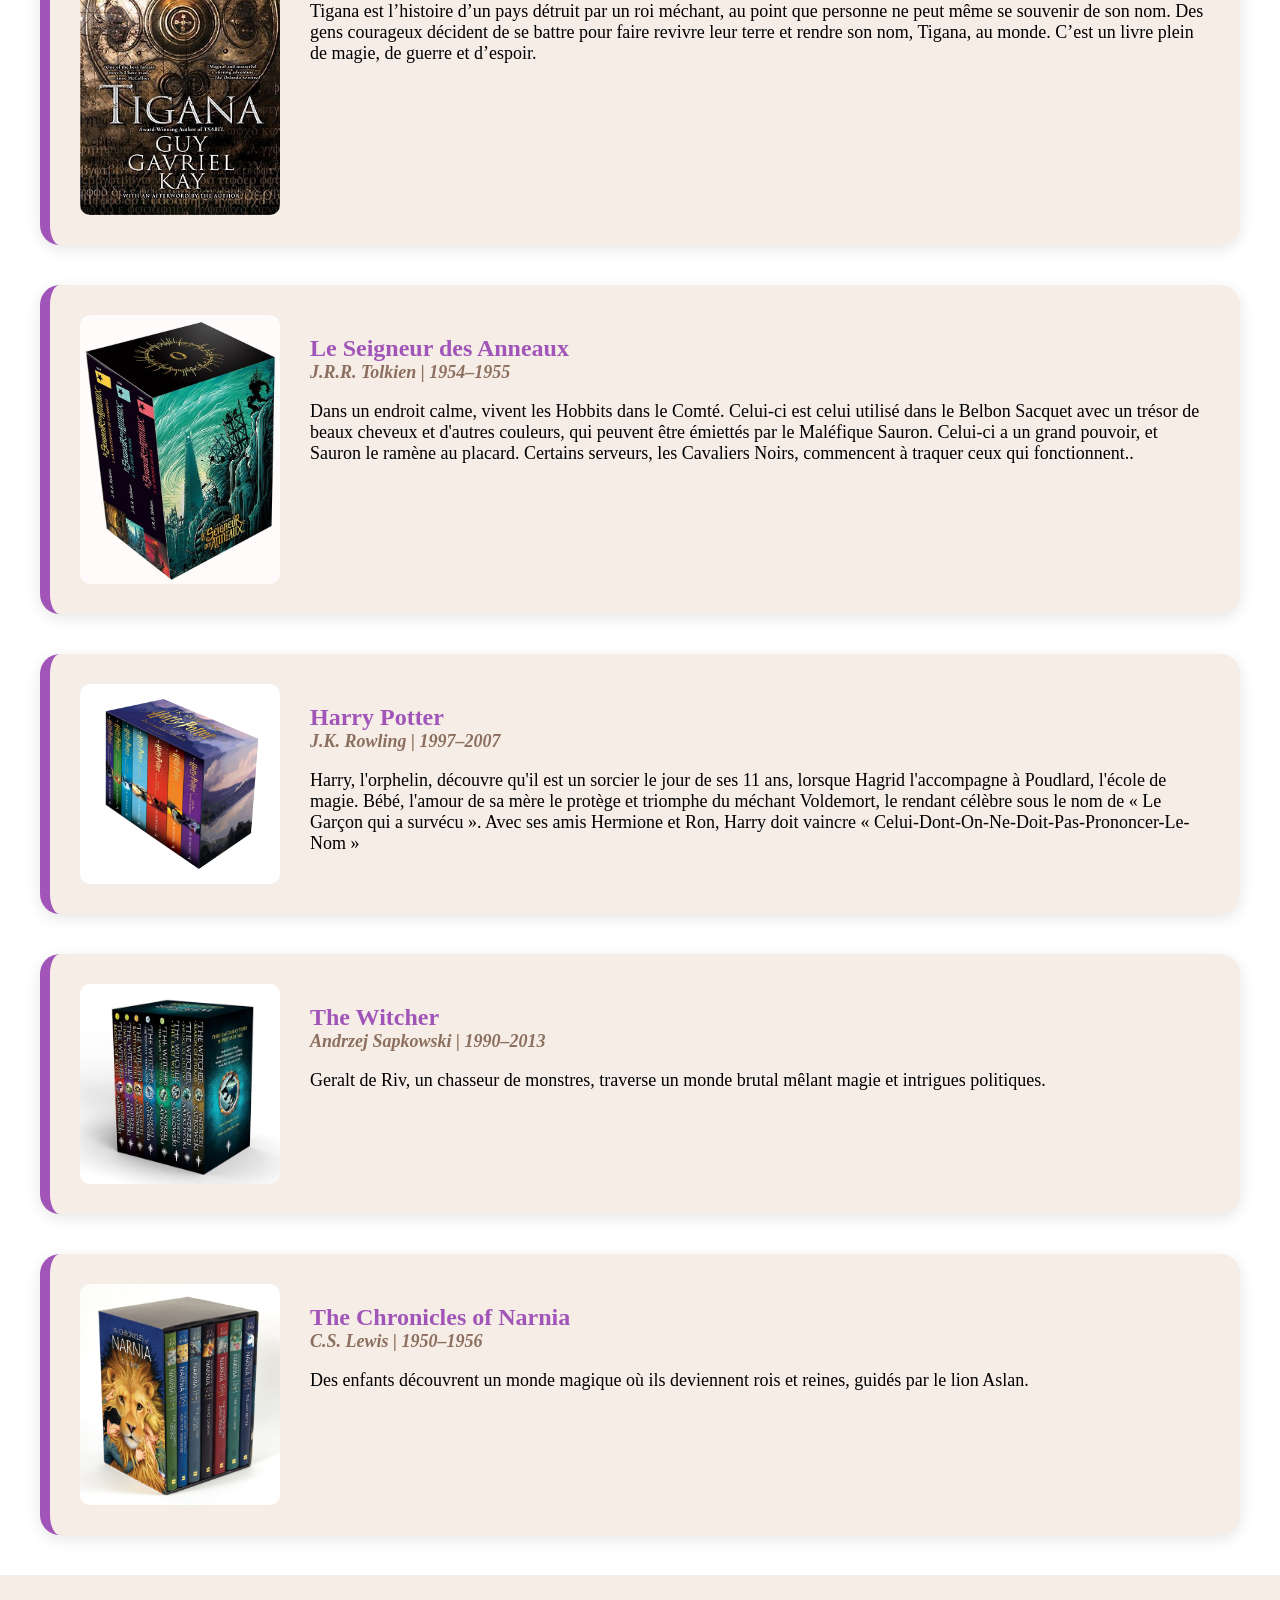
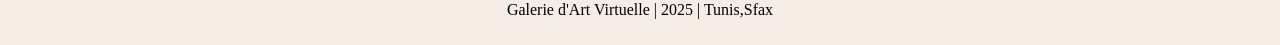
<file: fantasy.html>
<!DOCTYPE html>
<html lang="fr">
<head>
    <meta charset="UTF-8">
    <meta name="viewport" content="width=device-width, initial-scale=1.0">
    <title>Roman Fantastique</title>
    <link rel="stylesheet" type="text/css" href="style.css">

</head>
 

<body>
<header>
<nav>
    <div class="logo-contact">
		<a href="index.html"><img src="figures/logo.png" alt="Logo" id="logoimage"></a>
	</div>
	<button class="hamburger-btn" onclick="document.querySelector('.menu').classList.toggle('open')" aria-label="Menu">
        <span></span>
        <span></span>
        <span></span>
    </button>
    <div class="menu">
        <a href="index.html">Accueil</a>
	<div class="type">
    		<span class="romans"><a href="roman.html">Romans</a></span>
    		<div class="roman">
		<h3><a href="fantasy.html">Fantasy</a></h3>
        	<h3><a href="historique.html">Historique</a></h3>
        	<h3><a href="science.html">Science-Fiction</a></h3>
        	<h3><a href="romance.html">Romantique</a></h3>
        	<h3><a href="autobiographie.html">Autobiographique</a></h3>
		<h3><a href="fr.html">Français</a>
		</div>
	</div>
	<a href="auteurs.html">Auteurs</a>
        <a href="even.html">Événements</a>
        <a href="contact.html">Contact</a>
    </div>
</nav>
</header>
<main>


<div class="head">
	<h1 class="special-text">Romans Fantastiques</h1>
	<p class="text">Découvrez des récits merveilleux de magie, de créatures mythiques et d'aventures épiques</p>
</div>


<section class="book">
    <img src="figures/bells.jpg" alt="bells">
    <div class="info">
        <h2>What Wakes the Bells</h2>
        <div class="text"> Elle Tesch | 03/11/2025</div>
        <p>Un roman fantastique gothique se déroulant dans une ville vivante enchantée, où son héroïne, Mina, ne doit pas laisser sonner les cloches... sinon !</p>
    </div>
	
</section>



<section class="book">
    <img src="figures/night.jpg" alt="night">
    <div class="info">
        <h2>The Night Circus</h2>
        <div class="text"> Erin Morgenstern | 13/09/2011</div>
        <p>Un cirque apparaît à l'improviste, n'ouvre que la nuit et met en scène deux charmants jeunes hommes qui s'affrontent dans un défi mystérieux... et une histoire d'amour qui 		s'épanouit au milieu de la magie.</p>
    </div>
</section>


<section class="book">
    <img src="figures/princess_bride.jpg" alt="The Princess Bride">
    <div class="info">
        <h2>The Princess Bride</h2>
        <div class="text">William Goldman | 01/09/1973</div>
        <p>La plus belle fille du monde épouse le plus beau prince de tous les temps, et il s'avère être... eh bien... bien moins que l'homme de ses rêves.</p>
    </div>
</section>


<section class="book">
    <img src="figures/tigana.jpg" alt="tigana">
    <div class="info">
        <h2>Tigana</h2>
        <div class="text">William Goldman | 01/09/1973</div>
        <p>Tigana est l’histoire d’un pays détruit par un roi méchant, au point que personne ne peut même se souvenir de son nom. Des gens courageux décident de se battre pour faire 		revivre leur terre et rendre son nom, Tigana, au monde. C’est un livre plein de magie, de guerre et d’espoir.</p>
    </div>
</section>



<section class="book">
    <img src="figures/anneaux.jpg" alt="Le Seigneur des Anneaux">
    <div class="info">
        <h2>Le Seigneur des Anneaux</h2>
        <div class="text">J.R.R. Tolkien | 1954–1955</div>
        <p>Dans un endroit calme, vivent les Hobbits dans le Comté. Celui-ci est celui utilisé dans le Belbon Sacquet avec un trésor de beaux cheveux et d'autres couleurs, qui peuvent être émiettés par le Maléfique Sauron. Celui-ci a un grand pouvoir, et Sauron le ramène au placard. Certains serveurs, les Cavaliers Noirs, commencent à traquer ceux qui fonctionnent..</p>
    </div>
</section>

<section class="book">
    <img src="figures/harry_potter.jpg" alt="Harry Potter">
    <div class="info">
        <h2>Harry Potter</h2>
        <div class="text">J.K. Rowling | 1997–2007</div>
        <p>Harry, l'orphelin, découvre qu'il est un sorcier le jour de ses 11 ans, lorsque Hagrid l'accompagne à Poudlard, l'école de magie. Bébé, l'amour de sa mère le protège et triomphe du méchant Voldemort, le rendant célèbre sous le nom de « Le Garçon qui a survécu ». Avec ses amis Hermione et Ron, Harry doit vaincre « Celui-Dont-On-Ne-Doit-Pas-Prononcer-Le-Nom »</p>
    </div>
</section>

<section class="book">
    <img src="figures/witcher.jpg" alt="The Witcher">
    <div class="info">
        <h2>The Witcher</h2>
        <div class="text">Andrzej Sapkowski | 1990–2013</div>
        <p>Geralt de Riv, un chasseur de monstres, traverse un monde brutal mêlant magie et intrigues politiques.</p>
    </div>
</section>

<section class="book">
    <img src="figures/chronicles_narnia.jpg" alt="The Chronicles of Narnia">
    <div class="info">
        <h2>The Chronicles of Narnia</h2>
        <div class="text">C.S. Lewis | 1950–1956</div>
        <p>Des enfants découvrent un monde magique où ils deviennent rois et reines, guidés par le lion Aslan.</p>
    </div>
</section>

</main>
<footer>
        <p>Galerie d'Art Virtuelle | 2025 | Tunis,Sfax </p>
</footer>
</body>
</html>
</file>
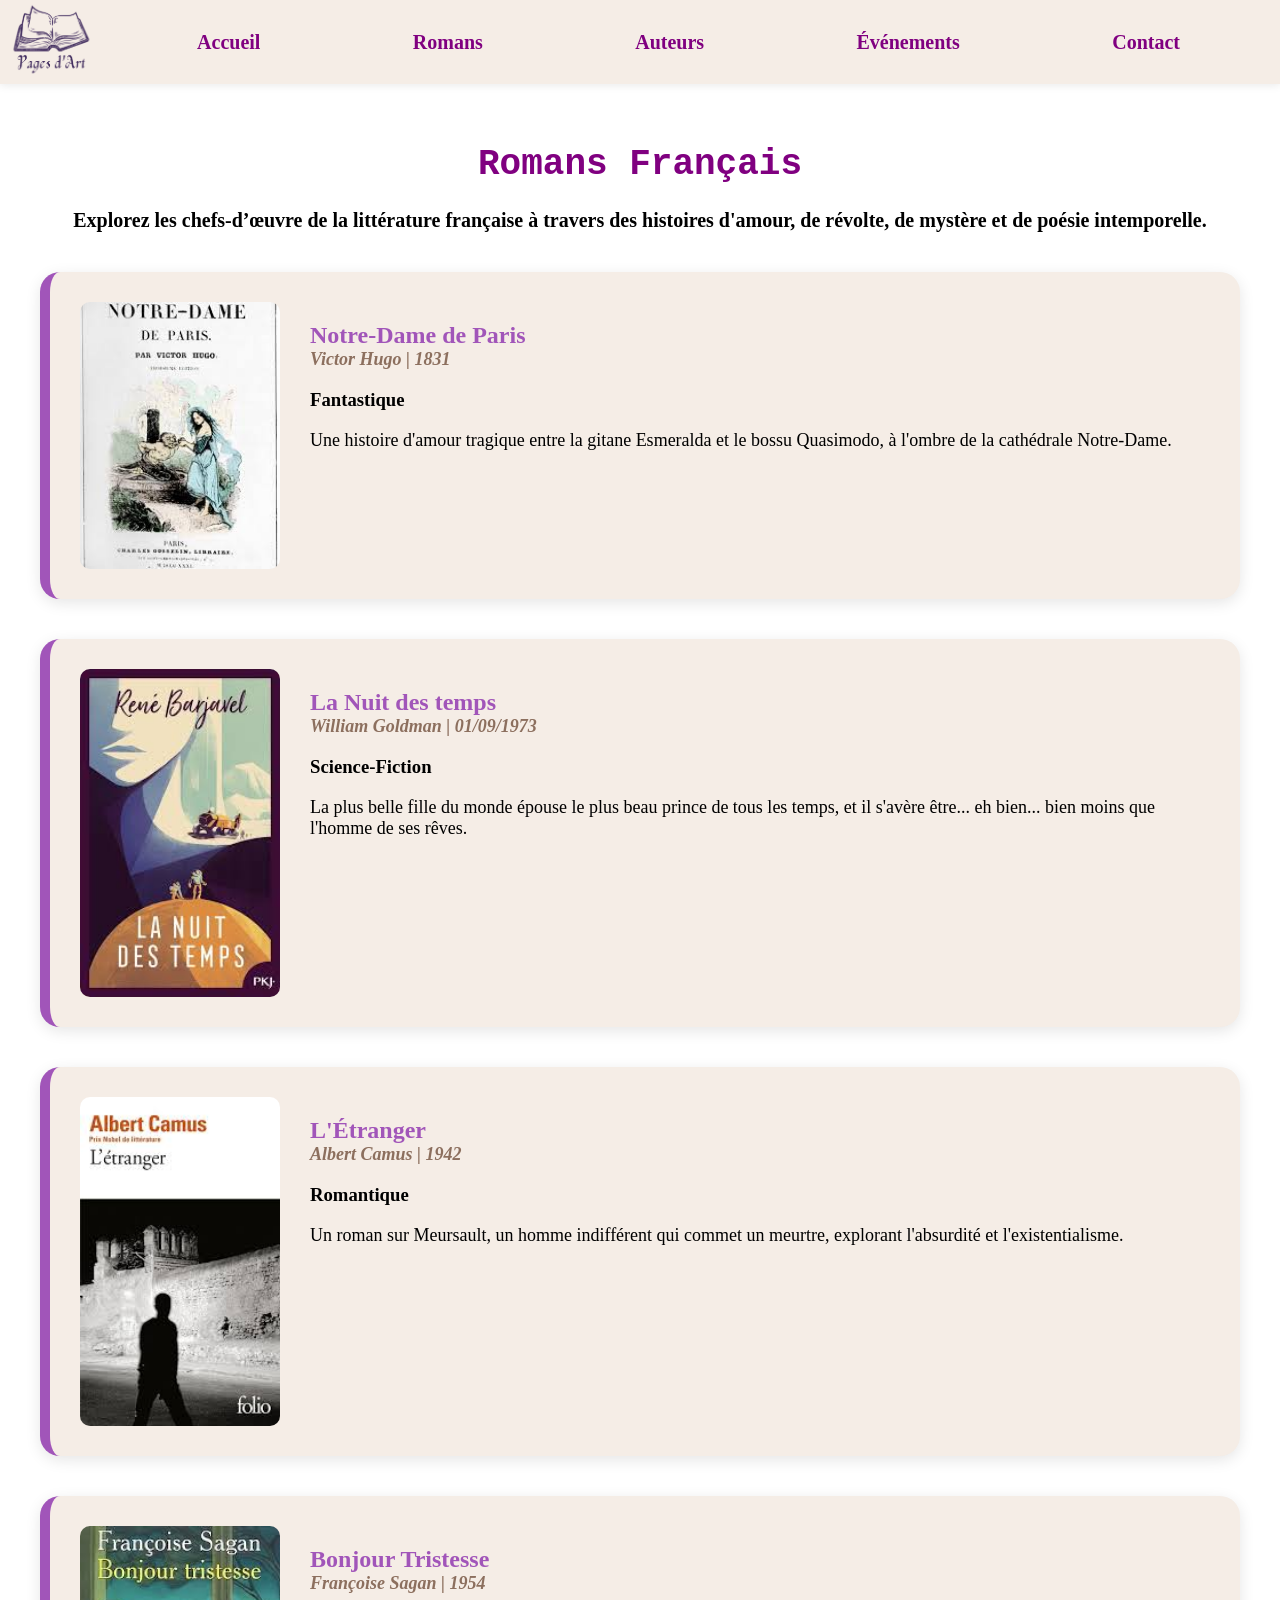
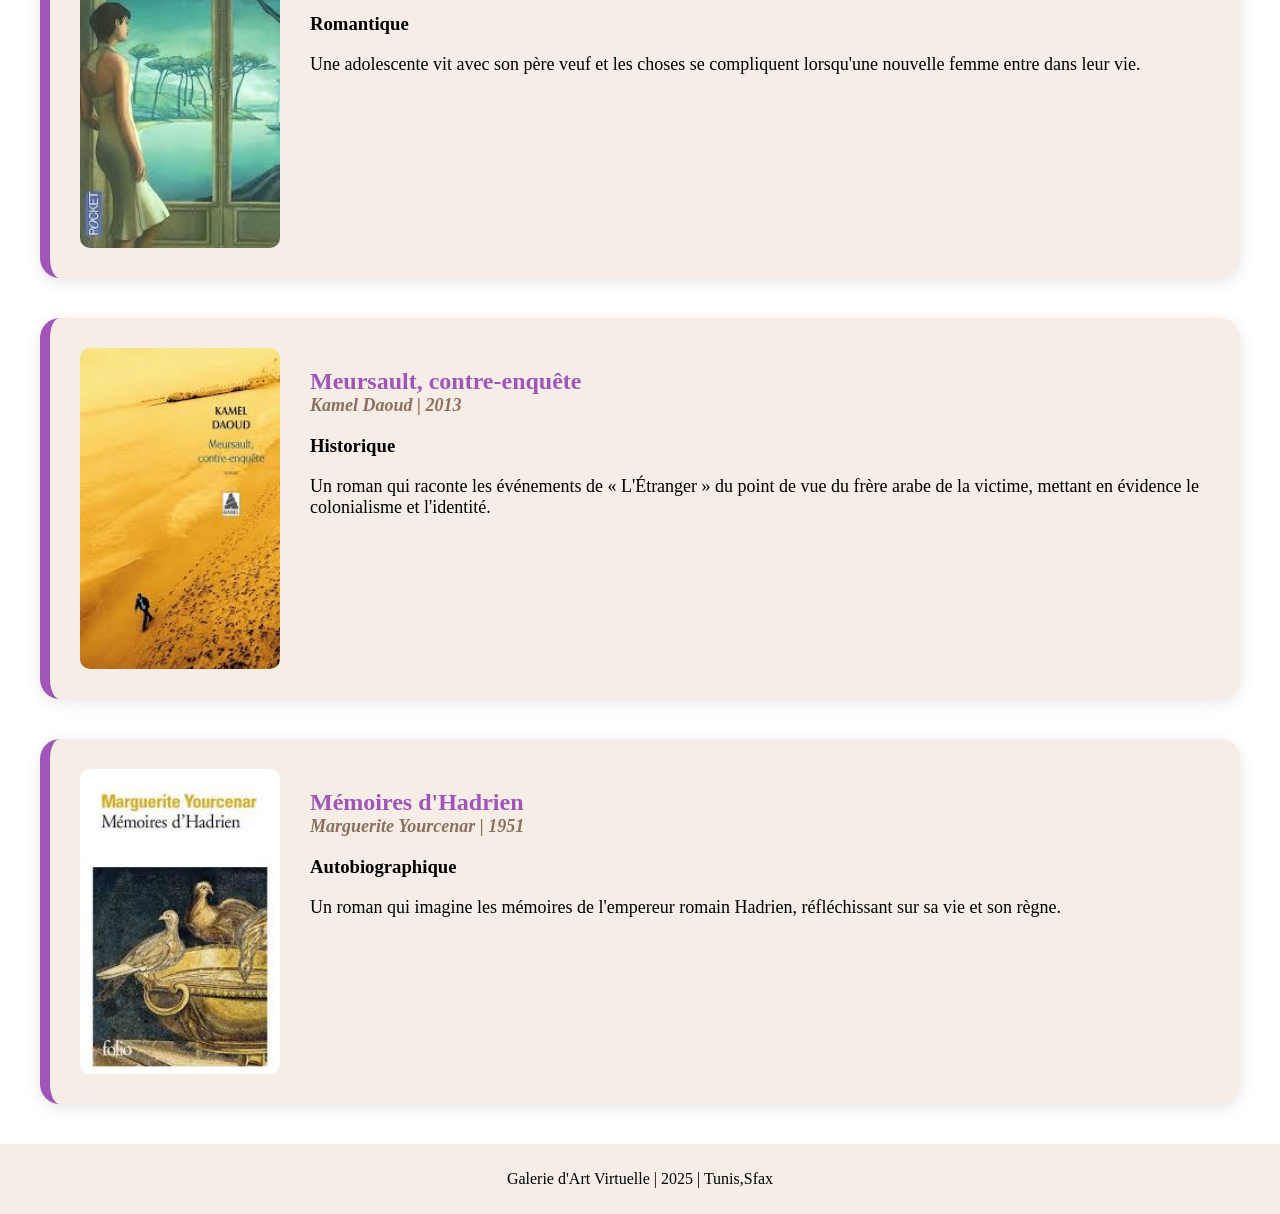
<file: fr.html>
<!DOCTYPE html>
<html lang="fr">
<head>
    <meta charset="UTF-8">
    <meta name="viewport" content="width=device-width, initial-scale=1.0">
    <title>Roman Français</title>
    <link rel="stylesheet" type="text/css" href="style.css">

</head>
 

<body>
<header>
<nav>
    <div class="logo-contact">
		<a href="index.html"><img src="figures/logo.png" alt="Logo" id="logoimage"></a>
	</div>
	<button class="hamburger-btn" onclick="document.querySelector('.menu').classList.toggle('open')" aria-label="Menu">
        <span></span>
        <span></span>
        <span></span>
    </button>
    <div class="menu">
        <a href="index.html">Accueil</a>
	<div class="type">
    		<span class="romans"><a href="roman.html">Romans</a></span>
    		<div class="roman">
		<h3><a href="fantasy.html">Fantasy</a></h3>
        	<h3><a href="historique.html">Historique</a></h3>
        	<h3><a href="science.html">Science-Fiction</a></h3>
        	<h3><a href="romance.html">Romantique</a></h3>
        	<h3><a href="autobiographie.html">Autobiographique</a></h3>
		<h3><a href="fr.html">Français</a>
		</div>
	</div>
	<a href="auteurs.html">Auteurs</a>
        <a href="even.html">Événements</a>
        <a href="contact.html">Contact</a>
    </div>
</nav>
</header>
<main>
<div class="head">
	<h1 class="special-text">Romans Français</h1>
	<p class="text">Explorez les chefs-d’œuvre de la littérature française à travers des histoires d'amour, de révolte, de mystère et de poésie intemporelle.</p>
</div>



<section class="book">
    <img src="figures/Dame.jpeg" alt="Notre-Dame de Paris">
    <div class="info">
        <h2>Notre-Dame de Paris</h2>
        <div class="text"> Victor Hugo | 1831</div>
        <h3>Fantastique</h3>
	<p>Une histoire d'amour tragique entre la gitane Esmeralda et le bossu Quasimodo, à l'ombre de la cathédrale Notre-Dame.</p>
    </div>
</section>

<section class="book">
    <img src="figures/nuit.jpeg" alt="La Nuit des temps">
    <div class="info">
        <h2>La Nuit des temps</h2>
        <div class="text">William Goldman | 01/09/1973</div>
        <h3>Science-Fiction</h3>
	<p>La plus belle fille du monde épouse le plus beau prince de tous les temps, et il s'avère être... eh bien... bien moins que l'homme de ses rêves.</p>
    </div>
</section>

<section class="book">
    <img src="figures/etranger.jpeg" alt="L'Étranger">
    <div class="info">
        <h2>L'Étranger</h2>
        <div class="text"> Albert Camus | 1942</div>
        <h3>Romantique </h3>
	<p>Un roman sur Meursault, un homme indifférent qui commet un meurtre, explorant l'absurdité et l'existentialisme.</p>
    </div>
</section>


<section class="book">
    <img src="figures/tristesse.jpeg" alt="Bonjour Tristesse">
    <div class="info">
        <h2>Bonjour Tristesse</h2>
        <div class="text">Françoise Sagan | 1954</div>
        <h3>Romantique</h3>
	<p>Une adolescente vit avec son père veuf et les choses se compliquent lorsqu'une nouvelle femme entre dans leur vie.</p>
    </div>
</section>






<section class="book">
    <img src="figures/meursault.jpeg" alt="Meursault, contre-enquête">
    <div class="info">
        <h2>Meursault, contre-enquête</h2>
        <div class="text">Kamel Daoud | 2013</div>
	<h3>Historique</h3>
        <p>Un roman qui raconte les événements de « L'Étranger » du point de vue du frère arabe de la victime, mettant en évidence le colonialisme et l'identité.</p>
    </div>
</section>

<section class="book">
    <img src="figures/mémoires.jpeg" alt="Mémoires d'Hadrien">
    <div class="info">
        <h2>Mémoires d'Hadrien</h2>
        <div class="text">Marguerite Yourcenar | 1951</div>
	<h3>Autobiographique</h3>
        <p>Un roman qui imagine les mémoires de l'empereur romain Hadrien, réfléchissant sur sa vie et son règne.</p>
    </div>
</section>

</main>
<footer>
        <p>Galerie d'Art Virtuelle | 2025 | Tunis,Sfax </p>
</footer>
</body>
</html>
</file>
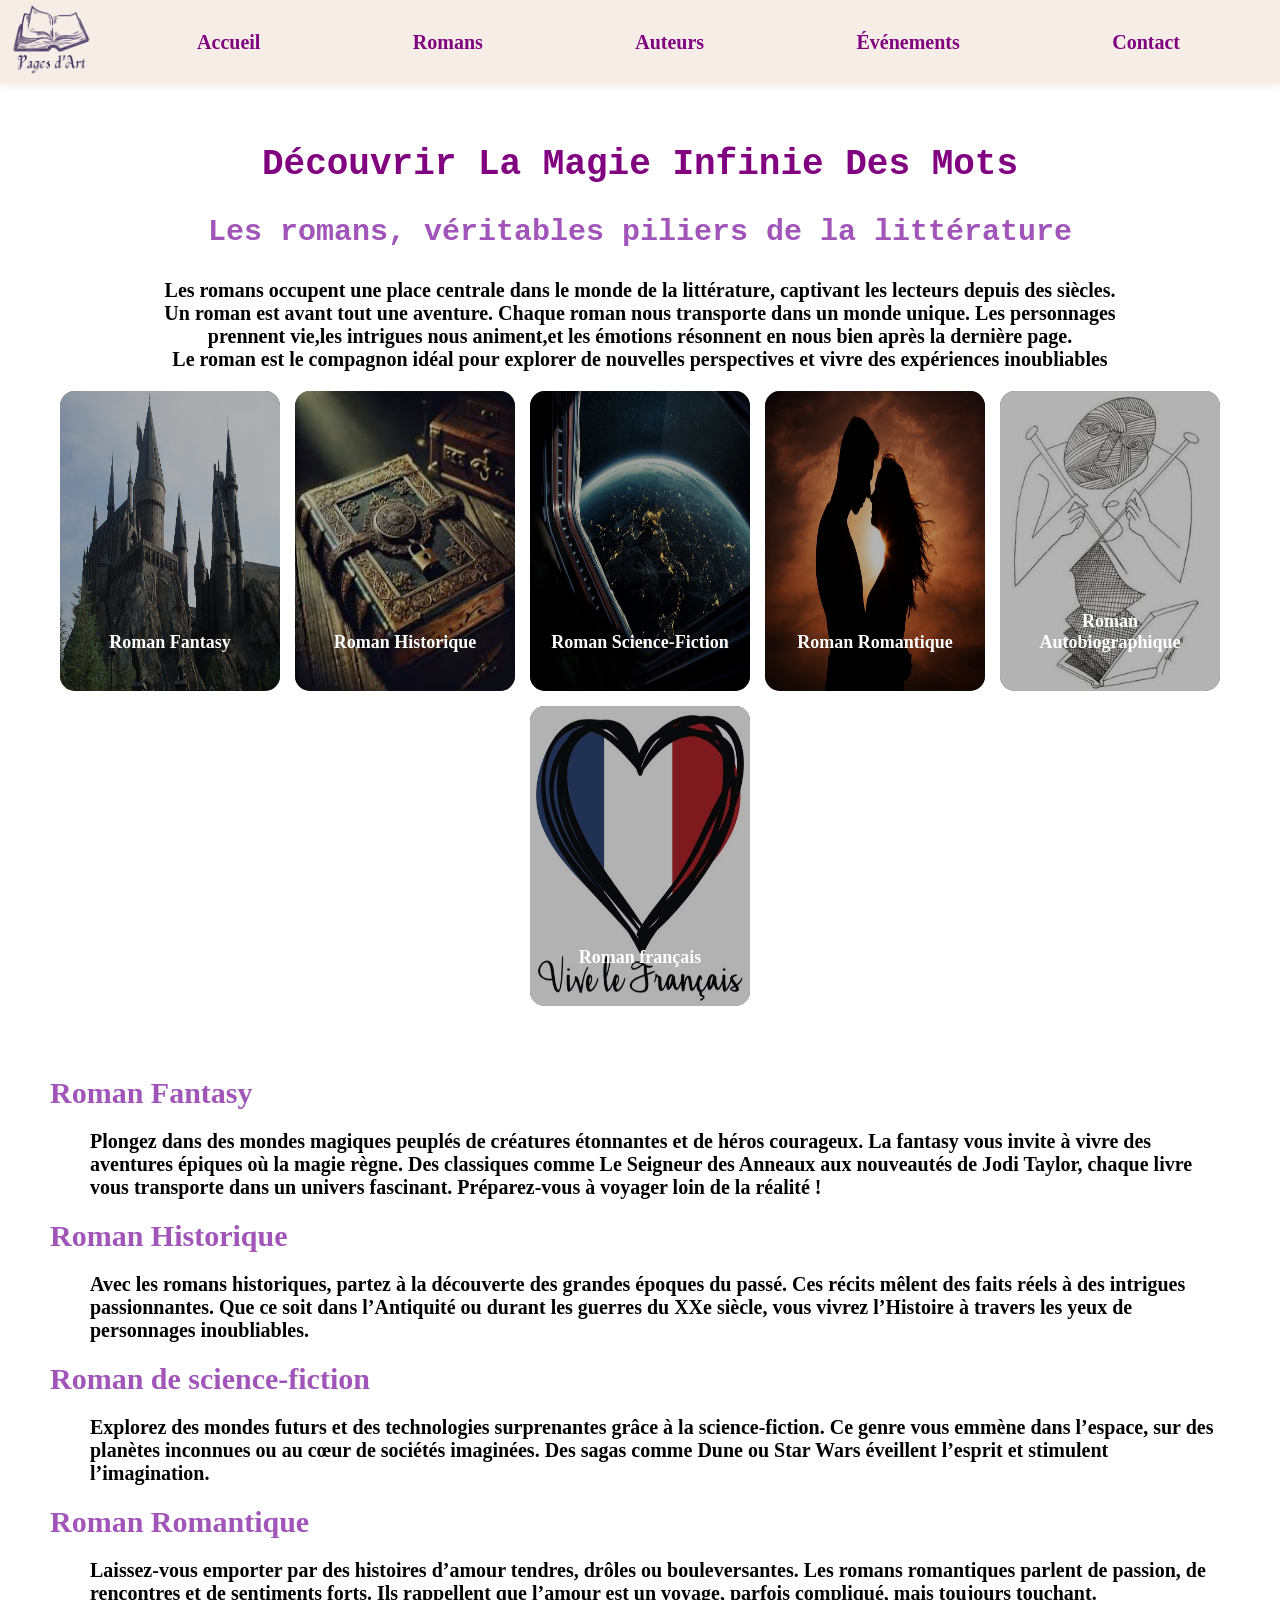
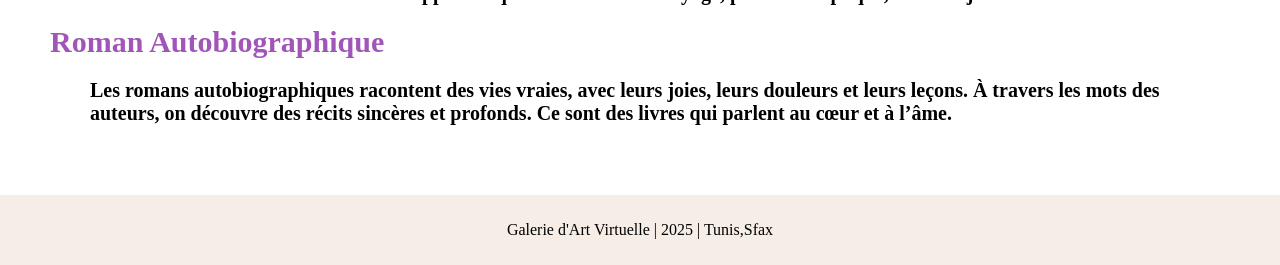
<file: roman.html>
<!DOCTYPE html>
<html lang="fr">
<head>
    <meta charset="UTF-8">
    <meta name="viewport" content="width=device-width, initial-scale=1.0">
    <title>Romans</title>
    <link rel="stylesheet" type="text/css" href="style.css">

</head>
 
<body>
<header>
<nav>
	<div class="logo-contact">
		<a href="index.html"><img src="figures/logo.png" alt="Logo" id="logoimage"></a>
	</div>
	<button class="hamburger-btn" onclick="document.querySelector('.menu').classList.toggle('open')" aria-label="Menu">
        <span></span>
        <span></span>
        <span></span>
    </button>
	<div class="menu">
		<a href="index.html">Accueil</a>
                <a href="roman.html">Romans</a>
		<a href="auteurs.html">Auteurs</a>
		<a href="even.html">Événements</a>
        	<a href="contact.html">Contact</a>

	</div>

</nav>
</header>
<main>


<div class="head">
	<h1 class="special-text">Découvrir La Magie Infinie Des Mots</h1>
	<p class="title">Les romans, véritables piliers de la littérature</p>
	<p class="text">Les romans occupent une place centrale dans le monde de la littérature, captivant les lecteurs depuis des siècles.<br>Un roman est avant tout une aventure. Chaque 	roman nous transporte dans un monde unique. Les personnages<br>prennent vie,les intrigues nous animent,et les émotions résonnent en nous bien après la dernière page.<br>Le roman 
	est le compagnon idéal pour explorer de nouvelles perspectives et vivre des expériences inoubliables</p>
</div>





<div class="liste-container">
    	<div class="card">
        	<a href="fantasy.html">
            	<img src="figures/fantasy.jpg" alt="Fantasy">
           	<h3>Roman Fantasy</h3>
		</a>
    	</div>

   	<div class="card">
        	<a href="historique.html">
            	<img src="figures/historique.jpg" alt="Historique">
            	<h3>Roman Historique</h3>
        	</a>
    	</div>

	<div class="card">
        	<a href="science.html">
            	<img src="figures/science.png" alt="Science-Fiction">
            	<h3>Roman Science-Fiction</h3>
        	</a>
    	</div>

    	<div class="card">
        	<a href="romance.html">
            	<img src="figures/romance.jpg" alt="Romance">
            	<h3>Roman Romantique</h3>
        	</a>
    	</div>

	<div class="card">
        	<a href="autobiographie.html">
            	<img src="figures/autobiographie.jpg" alt="Autobiographie">
            	<h3>Roman Autobiographique</h3>
        	</a>
    	</div>

    	<div class="card">
        	<a href="fr.html">
            	<img src="figures/fr.jpg" alt="français">
            	<h3>Roman français</h3>
        	</a>
    	</div>
</div>




<section class="description">

	<h2 class="text1"><a href="fantasy.html">Roman Fantasy</a></h2>
	<ul>
		<p class="text">Plongez dans des mondes magiques peuplés de créatures étonnantes et de héros courageux. La fantasy vous invite à vivre des aventures épiques où la magie 		règne. Des classiques comme Le Seigneur des Anneaux aux nouveautés de Jodi Taylor, chaque livre vous transporte dans un univers fascinant. Préparez-vous à voyager loin de 		la réalité !
		</p>
	</ul>

	<h2 class="text1"><a href="historique.html">Roman Historique</a></h2>
	<ul>
		<p class="text">Avec les romans historiques, partez à la découverte des grandes époques du passé. Ces récits mêlent des faits réels à des intrigues passionnantes. Que ce 		soit dans l’Antiquité ou durant les guerres du XXe siècle, vous vivrez l’Histoire à travers les yeux de personnages inoubliables.</p>
	</ul>

	<h2 class="text1"><a href="science.html">Roman de science-fiction</a></h2>
	<ul>
		<p class="text">Explorez des mondes futurs et des technologies surprenantes grâce à la science-fiction. Ce genre vous emmène dans l’espace, sur des planètes inconnues ou au 		cœur de sociétés imaginées. Des sagas comme Dune ou Star Wars éveillent l’esprit et stimulent l’imagination.</p>
	</ul>

	<h2 class="text1"><a href="romance.html">Roman Romantique</a></h2>
	<ul>
		<p class="text">Laissez-vous emporter par des histoires d’amour tendres, drôles ou bouleversantes. Les romans romantiques parlent de passion, de rencontres et de sentiments 		forts. Ils rappellent que l’amour est un voyage, parfois compliqué, mais toujours touchant.</p>
	</ul>

	<h2 class="text1"><a href="autobiographie.html">Roman Autobiographique</a></h2>
	<ul>
		<p class="text">Les romans autobiographiques racontent des vies vraies, avec leurs joies, leurs douleurs et leurs leçons. À travers les mots des auteurs, on découvre des 		récits sincères et profonds. Ce sont des livres qui parlent au cœur et à l’âme.</p>
	</ul>

</section>

</main>
<footer>

        <p>Galerie d'Art Virtuelle | 2025 | Tunis,Sfax </p>
</footer>

</body>
</html>
</file>
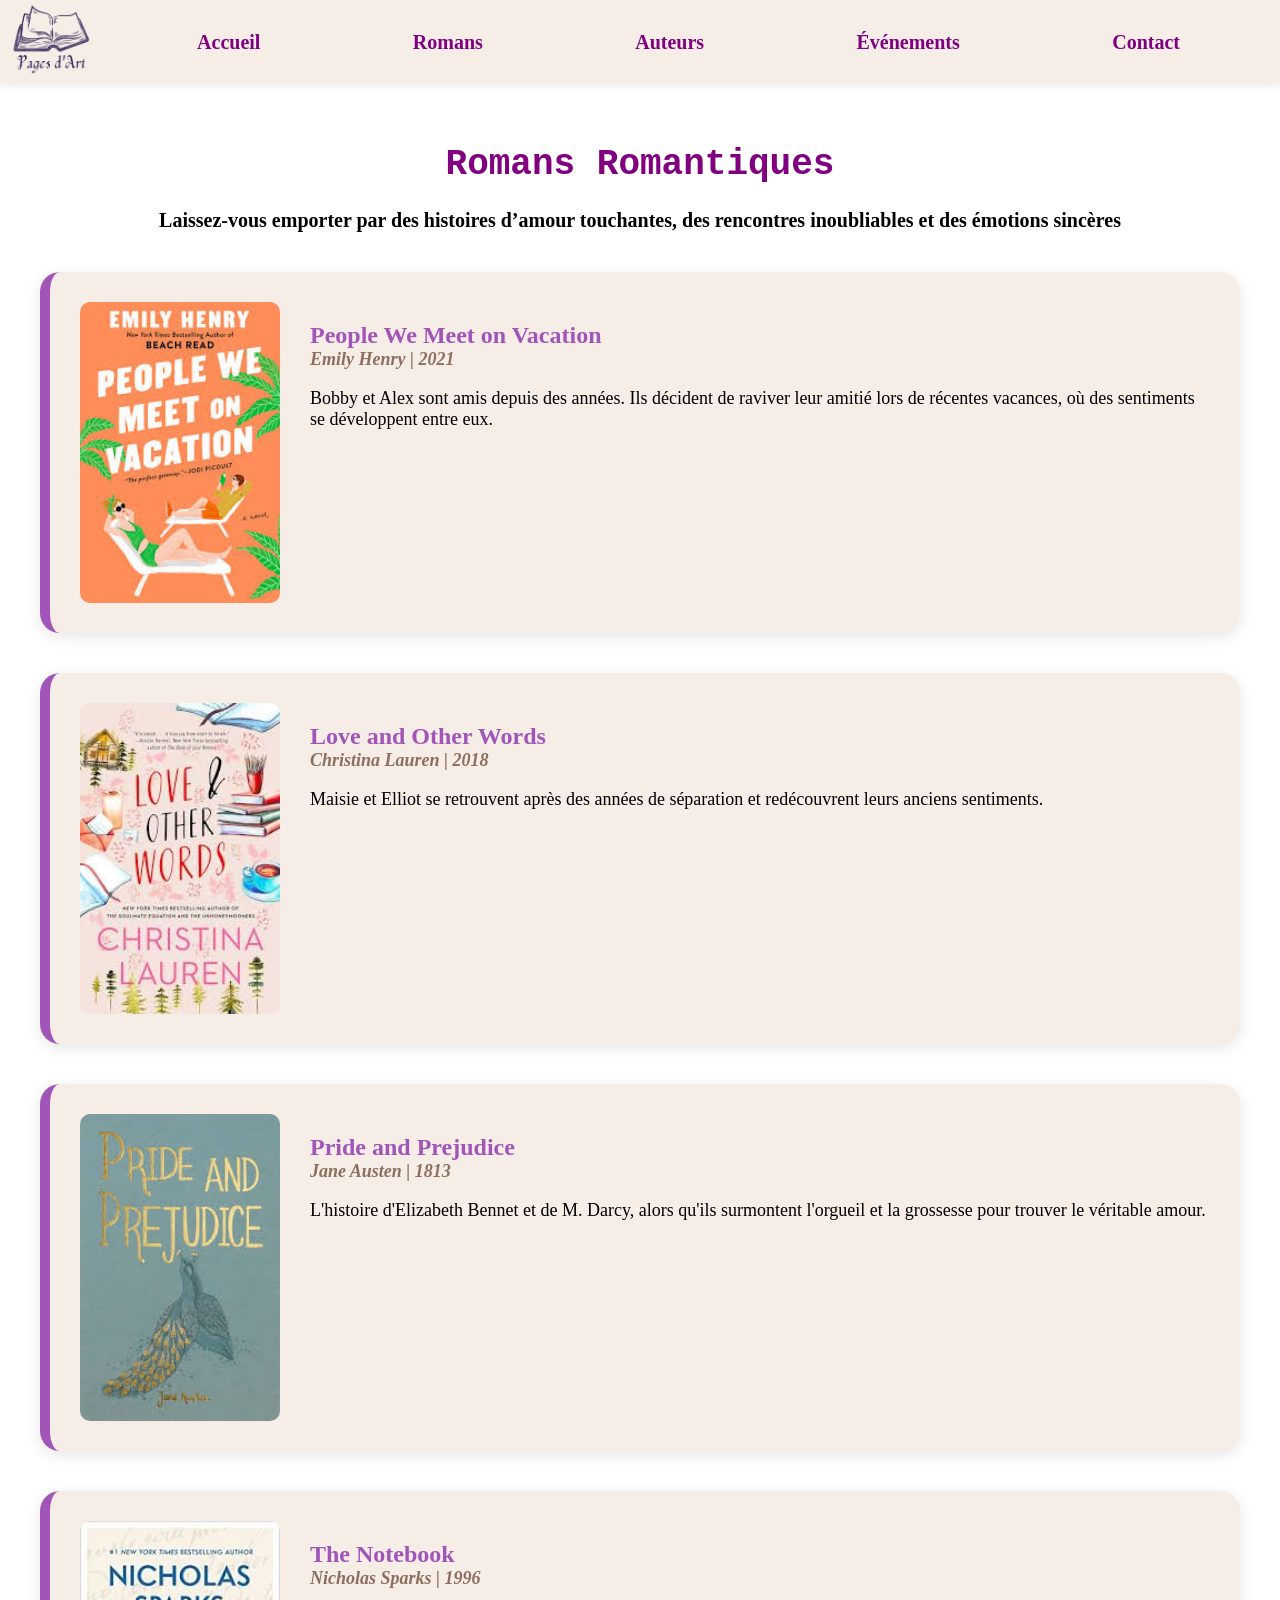
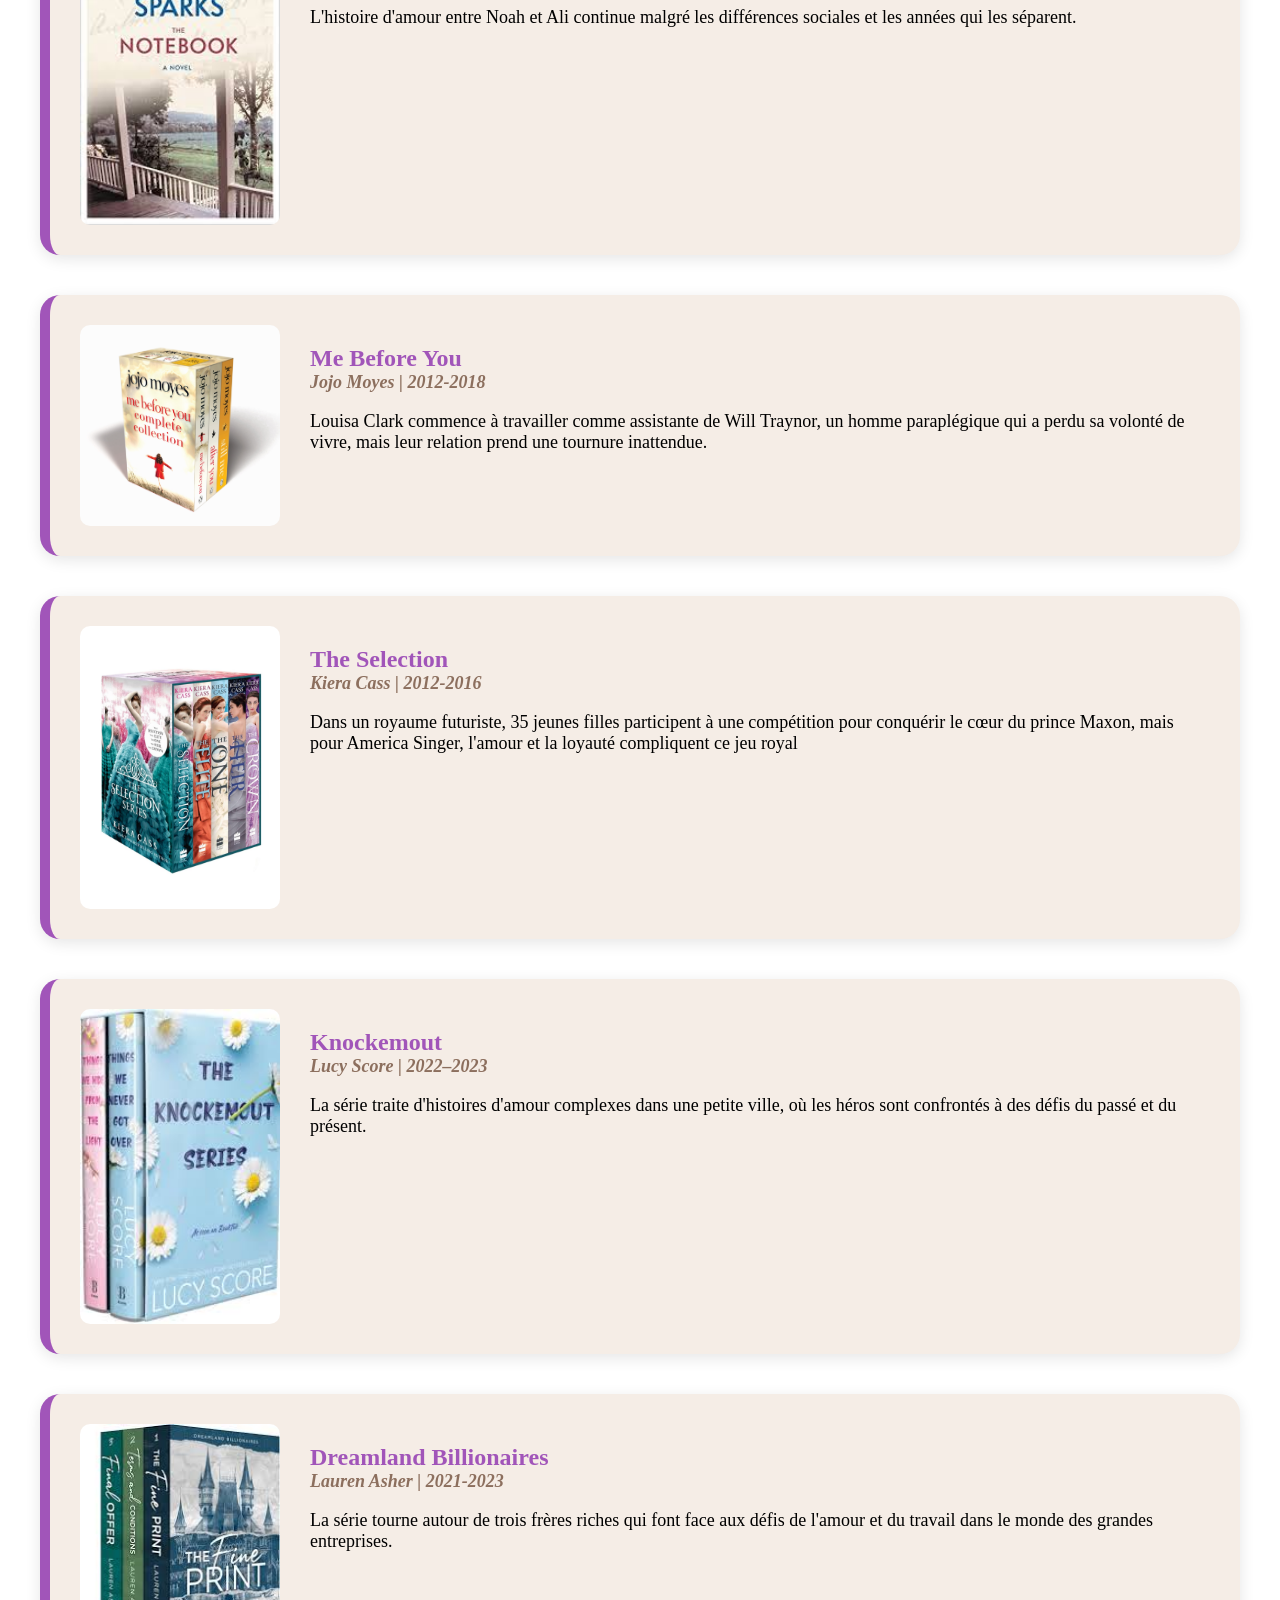
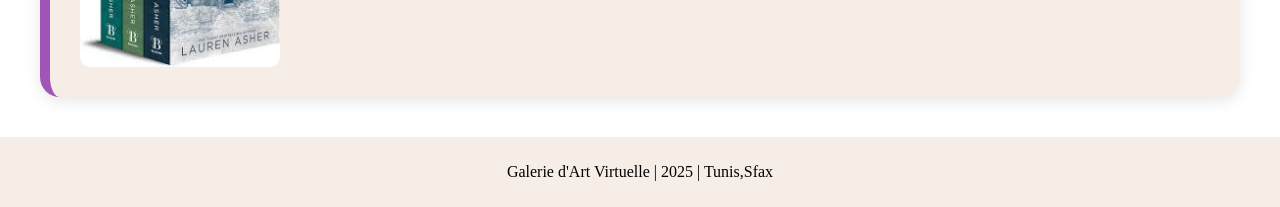
<file: romance.html>
<!DOCTYPE html>
<html lang="fr">
<head>
    <meta charset="UTF-8">
    <meta name="viewport" content="width=device-width, initial-scale=1.0">
    <title>Roman Romantique</title>
    <link rel="stylesheet" type="text/css" href="style.css">

</head>
 

<body>
<header>
<nav>
    <div class="logo-contact">
		<a href="index.html"><img src="figures/logo.png" alt="Logo" id="logoimage"></a>
	</div>
	<button class="hamburger-btn" onclick="document.querySelector('.menu').classList.toggle('open')" aria-label="Menu">
        <span></span>
        <span></span>
        <span></span>
    </button>
    <div class="menu">
        <a href="index.html">Accueil</a>
	<div class="type">
    		<span class="romans"><a href="roman.html">Romans</a></span>
    		<div class="roman">
		<h3><a href="fantasy.html">Fantasy</a></h3>
        	<h3><a href="historique.html">Historique</a></h3>
        	<h3><a href="science.html">Science-Fiction</a></h3>
        	<h3><a href="romance.html">Romantique</a></h3>
        	<h3><a href="autobiographie.html">Autobiographique</a></h3>
		<h3><a href="fr.html">Français</a>
		</div>
	</div>
	<a href="auteurs.html">Auteurs</a>
        <a href="even.html">Événements</a>
        <a href="contact.html">Contact</a>
    </div>
</nav>
</header>
<main>

<div class="head">
	<h1 class="special-text">Romans Romantiques</h1>
	<p class="text">Laissez-vous emporter par des histoires d’amour touchantes, des rencontres inoubliables et des émotions sincères</p>

</div>
<section class="book">
    <img src="figures/people_we_meet_on_vacation.jpeg" alt="People We Meet on Vacation">
    <div class="info">
        <h2>People We Meet on Vacation</h2>
        <div class="text">Emily Henry | 2021</div>
        <p>Bobby et Alex sont amis depuis des années. Ils décident de raviver leur amitié lors de récentes vacances, où des sentiments se développent entre eux.</p>
    </div>
</section>

<section class="book">
    <img src="figures/love_and_other_words.jpeg" alt="Love and Other Words">
    <div class="info">
        <h2>Love and Other Words</h2>
        <div class="text">Christina Lauren | 2018</div>
        <p>Maisie et Elliot se retrouvent après des années de séparation et redécouvrent leurs anciens sentiments.</p>
    </div>
</section>


<section class="book">
    <img src="figures/pride.jpeg" alt="Pride and Prejudice">
    <div class="info">
        <h2>Pride and Prejudice</h2>
        <div class="text">  Jane Austen | 1813 </div>
        <p>L'histoire d'Elizabeth Bennet et de M. Darcy, alors qu'ils surmontent l'orgueil et la grossesse pour trouver le véritable amour.</p>
    </div>
</section>

<section class="book">
    <img src="figures/notebook.jpeg" alt="The Notebook">
    <div class="info">
        <h2>The Notebook</h2>
        <div class="text"> Nicholas Sparks | 1996 </div>
        <p>L'histoire d'amour entre Noah et Ali continue malgré les différences sociales et les années qui les séparent.</p>
    </div>
</section>









<section class="book">
    <img src="figures/me_before_you.jpg" alt="Me Before You">
    <div class="info">
        <h2>Me Before You</h2>
        <div class="text">Jojo Moyes | 2012-2018</div>
        <p>Louisa Clark commence à travailler comme assistante de Will Traynor, un homme paraplégique qui a perdu sa volonté de vivre, mais leur relation prend une tournure inattendue.</p>
    </div>
</section>

<section class="book">
    <img src="figures/selection.jpg" alt="The Selection">
    <div class="info">
        <h2>The Selection</h2>
        <div class="text"> Kiera Cass | 2012-2016</div>
        <p>Dans un royaume futuriste, 35 jeunes filles participent à une compétition pour conquérir le cœur du prince Maxon, mais pour America Singer, l'amour et la loyauté compliquent ce 	jeu royal</p>
    </div>
</section>




<section class="book">
    <img src="figures/knockemout.jpeg" alt="Knockemout">
    <div class="info">
        <h2>Knockemout</h2>
        <div class="text">Lucy Score | 2022–2023</div>
        <p>La série traite d'histoires d'amour complexes dans une petite ville, où les héros sont confrontés à des défis du passé et du présent.</p>
    </div>
</section>

<section class="book">
    <img src="figures/dreamland_billionaires.jpeg" alt="Dreamland Billionaires">
    <div class="info">
        <h2>Dreamland Billionaires</h2>
        <div class="text">Lauren Asher | 2021-2023</div>
        <p>La série tourne autour de trois frères riches qui font face aux défis de l'amour et du travail dans le monde des grandes entreprises.</p>
    </div>
</section>


</main>
<footer>

        <p>Galerie d'Art Virtuelle | 2025 | Tunis,Sfax </p>
</footer>
</body>
</html>
</file>
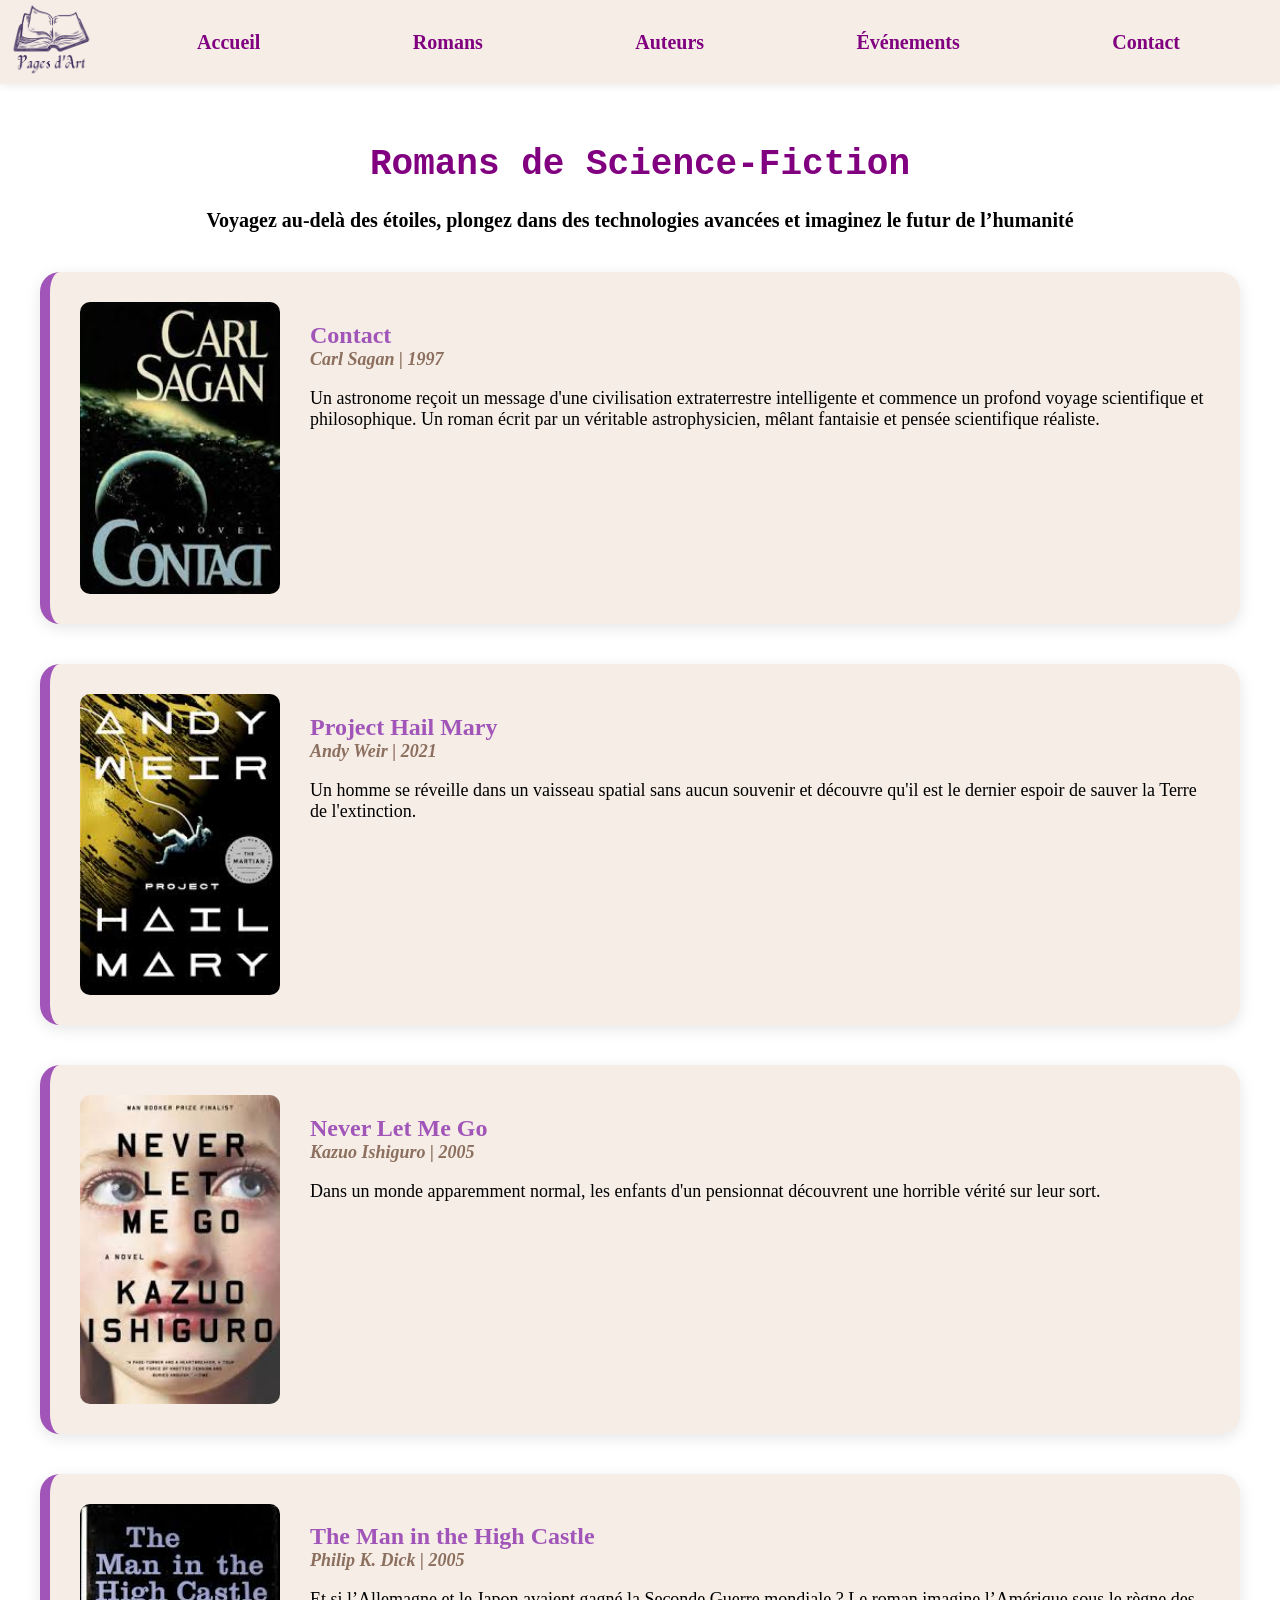
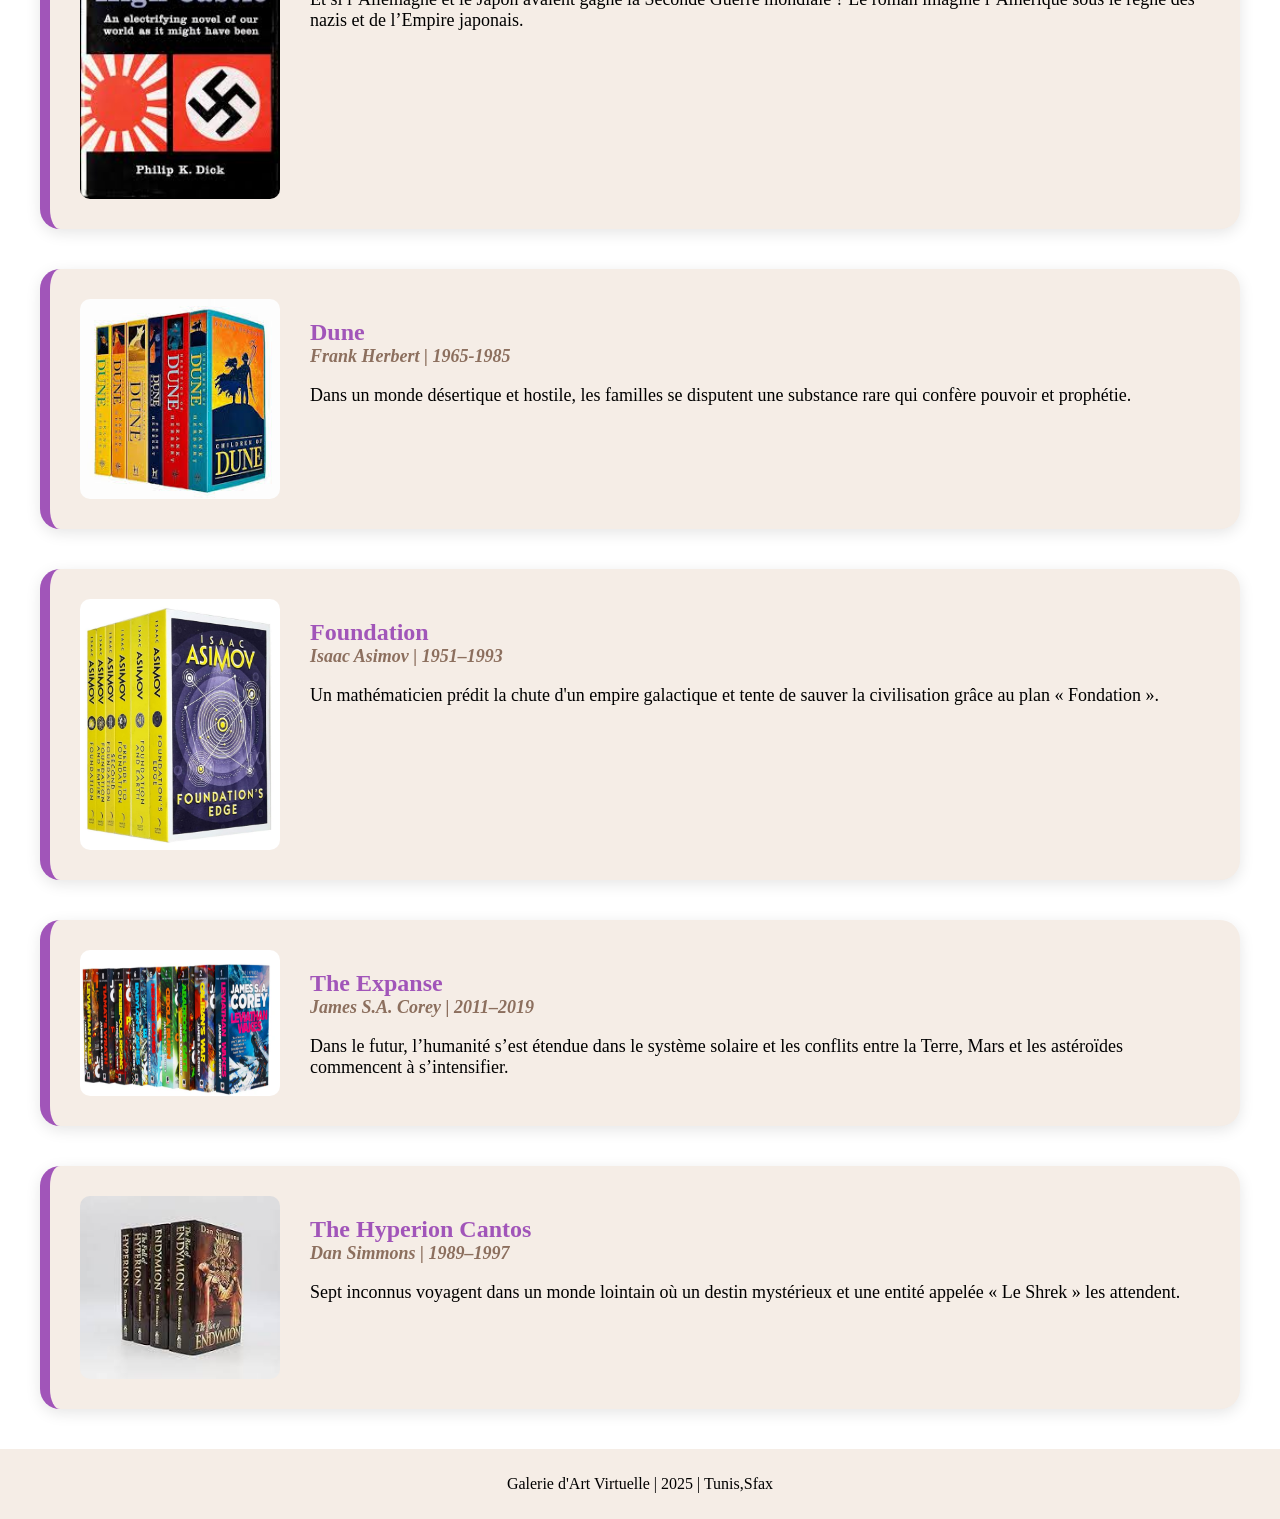
<file: science.html>
<!DOCTYPE html>
<html lang="fr">
<head>
    <meta charset="UTF-8">
    <meta name="viewport" content="width=device-width, initial-scale=1.0">
    <title>Roman Science-Fiction</title>
    <link rel="stylesheet" type="text/css" href="style.css">

</head>
 

<body>
<header>
<nav>
    <div class="logo-contact">
		<a href="index.html"><img src="figures/logo.png" alt="Logo" id="logoimage"></a>
	</div>
	<button class="hamburger-btn" onclick="document.querySelector('.menu').classList.toggle('open')" aria-label="Menu">
        <span></span>
        <span></span>
        <span></span>
    </button>
    <div class="menu">
        <a href="index.html">Accueil</a>
	<div class="type">
    		<span class="romans"><a href="roman.html">Romans</a></span>
    		<div class="roman">
		<h3><a href="fantasy.html">Fantasy</a></h3>
        	<h3><a href="historique.html">Historique</a></h3>
        	<h3><a href="science.html">Science-Fiction</a></h3>
        	<h3><a href="romance.html">Romantique</a></h3>
        	<h3><a href="autobiographie.html">Autobiographique</a></h3>
		<h3><a href="fr.html">Français</a>
		</div>
	</div>
	<a href="auteurs.html">Auteurs</a>
        <a href="even.html">Événements</a>
        <a href="contact.html">Contact</a>
    </div>
</nav>
</header>
<main>
<div class="head">
	<h1 class="special-text">Romans de Science-Fiction</h1>
	<p class="text">Voyagez au-delà des étoiles, plongez dans des technologies avancées et imaginez le futur de l’humanité</p>
</div>


<section class="book">
    <img src="figures/contact.jpeg" alt="Contact">
    <div class="info">
        <h2>Contact</h2>
        <div class="text"> Carl Sagan | 1997</div>
        <p>Un astronome reçoit un message d'une civilisation extraterrestre intelligente et commence un profond voyage scientifique et philosophique. Un roman écrit par un véritable 	astrophysicien, mêlant fantaisie et pensée scientifique réaliste.</p>
    </div>
</section>



<section class="book">
    <img src="figures/project_hail_mary.jpeg" alt="project_hail_mary">
    <div class="info">
        <h2>Project Hail Mary</h2>
        <div class="text"> Andy Weir | 2021</div>
        <p> Un homme se réveille dans un vaisseau spatial sans aucun souvenir et découvre qu'il est le dernier espoir de sauver la Terre de l'extinction.</p>
    </div>
</section>


<section class="book">
    <img src="figures/never_let_me_go.jpeg" alt="never_let_me_go">
    <div class="info">
        <h2>Never Let Me Go</h2>
        <div class="text">Kazuo Ishiguro | 2005</div>
        <p>Dans un monde apparemment normal, les enfants d'un pensionnat découvrent une horrible vérité sur leur sort.</p>
    </div>
</section>

<section class="book">
    <img src="figures/the_man.jpeg" alt="The Man in the High Castle">
    <div class="info">
        <h2>The Man in the High Castle</h2>
        <div class="text">Philip K. Dick | 2005</div>
        <p>Et si l’Allemagne et le Japon avaient gagné la Seconde Guerre mondiale ? Le roman imagine l’Amérique sous le règne des nazis et de l’Empire japonais.</p>
    </div>
</section>








<section class="book">
    <img src="figures/dune.jpeg" alt="Dune">
    <div class="info">
        <h2>Dune</h2>
        <div class="text">Frank Herbert | 1965-1985</div>
        <p>Dans un monde désertique et hostile, les familles se disputent une substance rare qui confère pouvoir et prophétie.</p>
    </div>
</section>


<section class="book">
    <img src="figures/foundation.jpg" alt="Foundation">
    <div class="info">
        <h2>Foundation</h2>
        <div class="text">Isaac Asimov | 1951–1993</div>
        <p>Un mathématicien prédit la chute d'un empire galactique et tente de sauver la civilisation grâce au plan « Fondation ».</p>
    </div>
</section>

<section class="book">
    <img src="figures/expanse.png" alt="The Expanse">
    <div class="info">
        <h2>The Expanse</h2>
        <div class="text">James S.A. Corey | 2011–2019</div>
        <p>Dans le futur, l’humanité s’est étendue dans le système solaire et les conflits entre la Terre, Mars et les astéroïdes commencent à s’intensifier.</p>
    </div>
</section>

<section class="book">
    <img src="figures/hyperion.jpeg" alt="The Hyperion Cantos">
    <div class="info">
        <h2>The Hyperion Cantos</h2>
        <div class="text">Dan Simmons | 1989–1997</div>
        <p>Sept inconnus voyagent dans un monde lointain où un destin mystérieux et une entité appelée « Le Shrek » les attendent.</p>
    </div>
</section>


</main>
<footer>

        <p>Galerie d'Art Virtuelle | 2025 | Tunis,Sfax </p>
</footer>
</body>
</html>
</file>
<file: style.css>
body {
    display: flex;
    flex-direction: column;
    min-height: 100vh;
    margin: 0;
}

header {
    position: fixed;
    top: 0;
    left: 0;
    width: 100%;
    z-index: 1000;
    background-color: #f5ede6;
    box-shadow: 0 2px 8px rgba(0,0,0,0.08);
    box-sizing: border-box;
}

main {
    flex: 1;
    padding-top: 90px; /* hauteur de la nav fixe */
}

footer {
    background-color: #f5ede6;
    padding: 10px;
    text-align: center;
    margin-top: auto;
}

#logoimage {
    height: 80px;
}

nav {
    width: 100%;
    display: flex;
    align-items: center;
    background-color: #f5ede6;
    box-sizing: border-box;
}

.menu {
    display: flex;
    justify-content: space-between;
    flex-grow: 1;
    margin-left: 100px;
    margin-right: 100px;
}

.menu a {
    text-decoration: none;
    color: purple;
    font-weight: bold;
    font-size: 20px;
    font-family: "Segoe Print", cursive;
}


.head {
    text-align: center;
}

.special-text {
    padding-top: 30px;
    font-family: "Courier New", monospace;
    font-size: 36px;
    font-weight: bold;
    color: purple;
}

.title {
    font-family: "Courier", monospace;
    font-size: 30px;
    font-weight: bold;
    color: #A155B9;
}

.text {
    font-family: "Segoe Print", cursive;
    font-weight: bold;
    font-size: 20px;
}


.video-container {
    margin-bottom: 20px;
    display: flex;
    flex-direction: column;
    align-items: center;
    justify-content: center;
    width: 100%;
    margin-top: 40px;
}

.video-container h2 {
    color: purple;
    font-family: "Segoe Print", cursive;
    font-size: 30px;
    text-align: center;
}

#video {
    width: 60%;
}


.text1 a {
    text-decoration: none;
    font-family: "Segoe Print", cursive;
    font-size: 30px;
    font-weight: bold;
    color: #A155B9;
}


.description {
    padding: 50px;
}


.type {
    position: relative;
}

.type:hover .roman,
.type :focus-within .roman {
    display: block;
}

.romans {
    cursor: pointer;
    color: purple;
    font-weight: bold;
    font-size: 20px;
    font-family: "Segoe Print", cursive;
}

.roman {
    display: none;
    position: absolute;
    background-color: #f5ede6;
    box-shadow: 0 4px 10px rgba(0, 0, 0, 0.1);
    border-radius: 10px;
    padding: 10px;
    z-index: 100;
    min-width: 180px;
}

.roman h3 a {
    text-decoration: none;
    color: purple;
    font-weight: bold;
    font-size: 20px;
    font-family: "Segoe Print", cursive;
}


.liste-container {
    display: flex;
    gap: 15px;
    justify-content: center;
    flex-wrap: wrap;
    padding: 0 10px;
}

.liste-container a {
    text-decoration: none;
    color: white;
}

.card {
    position: relative;
    width: 220px;
    height: 300px;
    border-radius: 15px;
    overflow: hidden;
    background: black;
}

.card img {
    width: 100%;
    height: 100%;
    opacity: 0.7;
    display: block;
}

.card h3 {
    position: absolute;
    bottom: 20px;
    left: 50%;
    transform: translateX(-50%);
    text-align: center;
    font-size: 18px;
    font-weight: bold;
    color: white;
    width: 90%;
}

.card:hover {
    transform: scale(1.1);
    transition: transform 0.3s ease-in-out;
}


.contact {
    margin: 30px auto;
    margin-bottom: 30px;
    background-color: #f9f9f9;
    padding: 20px;
    width: 50%;
    border-radius: 5px;
    box-shadow: 0 4px 10px rgba(0, 0, 0, 0.1);
    box-sizing: border-box;
}

.contact h2 {
    text-align: center;
    font-size: 28px;
}

.contact p {
    text-align: center;
    font-size: 16px;
}

.contact form {
    display: flex;
    flex-direction: column;
    gap: 15px;
}

.contact label {
    font-weight: bold;
}

.contact input,
.contact textarea {
    padding: 10px;
    border: 1px solid #ccc;
    border-radius: 5px;
    font-size: 16px;
    width: 100%;
    box-sizing: border-box;
}

.contact button {
    cursor: pointer;
    padding: 10px 20px;
    border: none;
    border-radius: 5px;
    background-color: purple;
    color: white;
    font-size: 16px;
}

.contact button:hover {
    background-color: #8b00b3;
}



.event-list {
    display: flex;
    flex-direction: column;
    gap: 30px;
    padding: 40px;
    width: 70%;
    margin: auto;
    box-sizing: border-box;
}

.event-card {
    background-color: #f5ede6;
    border-left: 10px solid #A155B9;
    padding: 20px;
    border-radius: 10px;
    box-shadow: 0 2px 5px rgba(0, 0, 0, 0.1);
}

.event-card h2 {
    color: #A155B9;
    font-family: "Segoe Print", cursive;
}

.event-card .date {
    font-weight: bold;
    color: #6e6e6e;
}

.event-card p {
    font-family: "Lucida Calligraphy", cursive;
    font-size: 18px;
}



.book {
    background-color: #f5ede6;
    border-left: 10px solid #A155B9;
    display: flex;
    gap: 30px;
    margin: 40px;
    padding: 30px;
    border-radius: 20px;
    box-shadow: 0 4px 15px rgba(0, 0, 0, 0.1);
    flex-wrap: wrap;
}

.book img {
    width: 200px;
    height: auto;
    border-radius: 10px;
    flex-shrink: 0;
}

.info {
    font-size: 16px;
    flex: 1;
    min-width: 200px;
}

.info h2 {
    color: #A155B9;
    margin-bottom: 0px;
    font-family: "MV Boli", cursive;
    font-size: 24px;
    font-weight: bold;
}

.book div.text {
    font-style: italic;
    color: #8c6f5e;
    font-size: 18px;
}

.info p {
    font-size: 18px;
}



.auteurs {
    margin: 30px auto 80px auto;
    max-width: 80%;
    padding: 10px;
    background-color: #f5ede6;
    border-radius: 15px;
    box-shadow: 0 4px 15px rgba(0, 0, 0, 0.1);
    overflow-x: auto;
}

.auteurs h1 {
    font-family: "Courier New", monospace;
    font-size: 36px;
    font-weight: bold;
    color: purple;
    text-align: center;
    margin-bottom: 15px;
}

.auteurs table {
    width: 100%;
    border-collapse: collapse;
    background-color: white;
    border-radius: 10px;
    overflow: hidden;
    min-width: 400px;
}

.auteurs thead {
    background-color: #A155B9;
    color: white;
    text-align: center;
}

.auteurs th {
    background-color: #e4d1f4;
    color: #4b006e;
    padding: 10px;
    text-align: center;
    border: 1px solid #ccc;
    font-family: "Segoe Print", cursive;
    font-size: 18px;
}

.auteurs td {
    padding: 10px;
    text-align: center;
    border: 1px solid #ccc;
    font-family: "Segoe Print", cursive;
    font-size: 18px;
}

.auteurs tbody tr:nth-child(even) {
    background-color: #f9f1ea;
}

.auteurs img {
    width: 150px;
    height: 150px;
    object-fit: cover;
    border-radius: 50%;
    border: 1px solid #ccc;
}


@media (max-width: 900px) {

    .menu {
        margin-left: 40px;
        margin-right: 40px;
        gap: 20px;
    }

    .menu a {
        font-size: 17px;
    }

    #video {
        width: 80%;
    }

    .contact {
        width: 70%;
    }

    .event-list {
        width: 85%;
        padding: 20px;
    }

    .auteurs {
        max-width: 95%;
    }

    .auteurs th,
    .auteurs td {
        font-size: 15px;
        padding: 8px;
    }

    .auteurs img {
        width: 100px;
        height: 100px;
    }

    .book {
        margin: 20px;
        padding: 20px;
    }
}



@media (max-width: 600px) {

     nav {
        flex-direction: row;
        align-items: center;
        justify-content: space-between;
        padding: 10px 14px;
        gap: 0;
    }

    .logo-contact {
        position: static;
    }


    .hamburger-btn {
        display: flex;
        flex-direction: column;
        gap: 5px;
        cursor: pointer;
        padding: 6px;
        background: none;
        border: none;
    }

    .hamburger-btn span {
        display: block;
        width: 24px;
        height: 2px;
        background: purple;
        border-radius: 2px;
        transition: 0.3s;
    }

    .menu {
        display: none;
        position: absolute;
        top: 60px;
        left: 0;
        width: 100%;
        flex-direction: column;
        background: #f5ede6;
        padding: 10px 20px 16px;
        gap: 12px;
        box-shadow: 0 4px 12px rgba(0,0,0,0.1);
        box-sizing: border-box;
        margin-right: 0;
    }

    .menu.open {
        display: flex;
    }

    .menu a {
        font-size: 16px;
        padding: 4px 0;
        border-bottom: 1px solid rgba(161,85,185,0.15);
    }

    #logoimage {
        height: 45px;
    }

   
    .special-text {
        padding-top: 20px;
        font-size: 24px;
        padding-left: 10px;
        padding-right: 10px;
    }

    .title {
        font-size: 22px;
    }

    .text {
        font-size: 16px;
    }

    .video-container h2 {
        font-size: 22px;
        padding: 0 10px;
    }

    #video {
        width: 95%;
    }


    .text1 a {
        font-size: 20px;
    }

    .description {
        padding: 20px 14px;
    }

    .romans {
        font-size: 16px;
    }

    .roman h3 a {
        font-size: 16px;
    }

    .liste-container {
        gap: 12px;
    }

    .card {
        width: 160px;
        height: 230px;
    }

    .card h3 {
        font-size: 15px;
    }

    .contact {
        width: 90%;
        margin: 80px auto 30px auto;
        padding: 16px;
    }

    .contact h2 {
        font-size: 22px;
    }

    .event-list {
        width: 95%;
        padding: 10px;
        gap: 20px;
    }

    .event-card p {
        font-size: 15px;
    }

    .book {
        flex-direction: column;
        align-items: center;
        margin: 20px 10px;
        padding: 16px;
        gap: 16px;
    }

    .book img {
        width: 140px;
    }

    .info h2 {
        font-size: 20px;
        text-align: center;
    }

    .info p {
        font-size: 15px;
    }

    .auteurs {
        margin: 20px auto 40px auto;
        max-width: 98%;
    }

    .auteurs h1 {
        font-size: 24px;
    }

    .auteurs th,
    .auteurs td {
        font-size: 13px;
        padding: 6px 4px;
    }

    .auteurs img {
        width: 70px;
        height: 70px;
    }
}
@media (min-width: 601px) {
    .hamburger-btn {
        display: none;
    }
}
</file>
